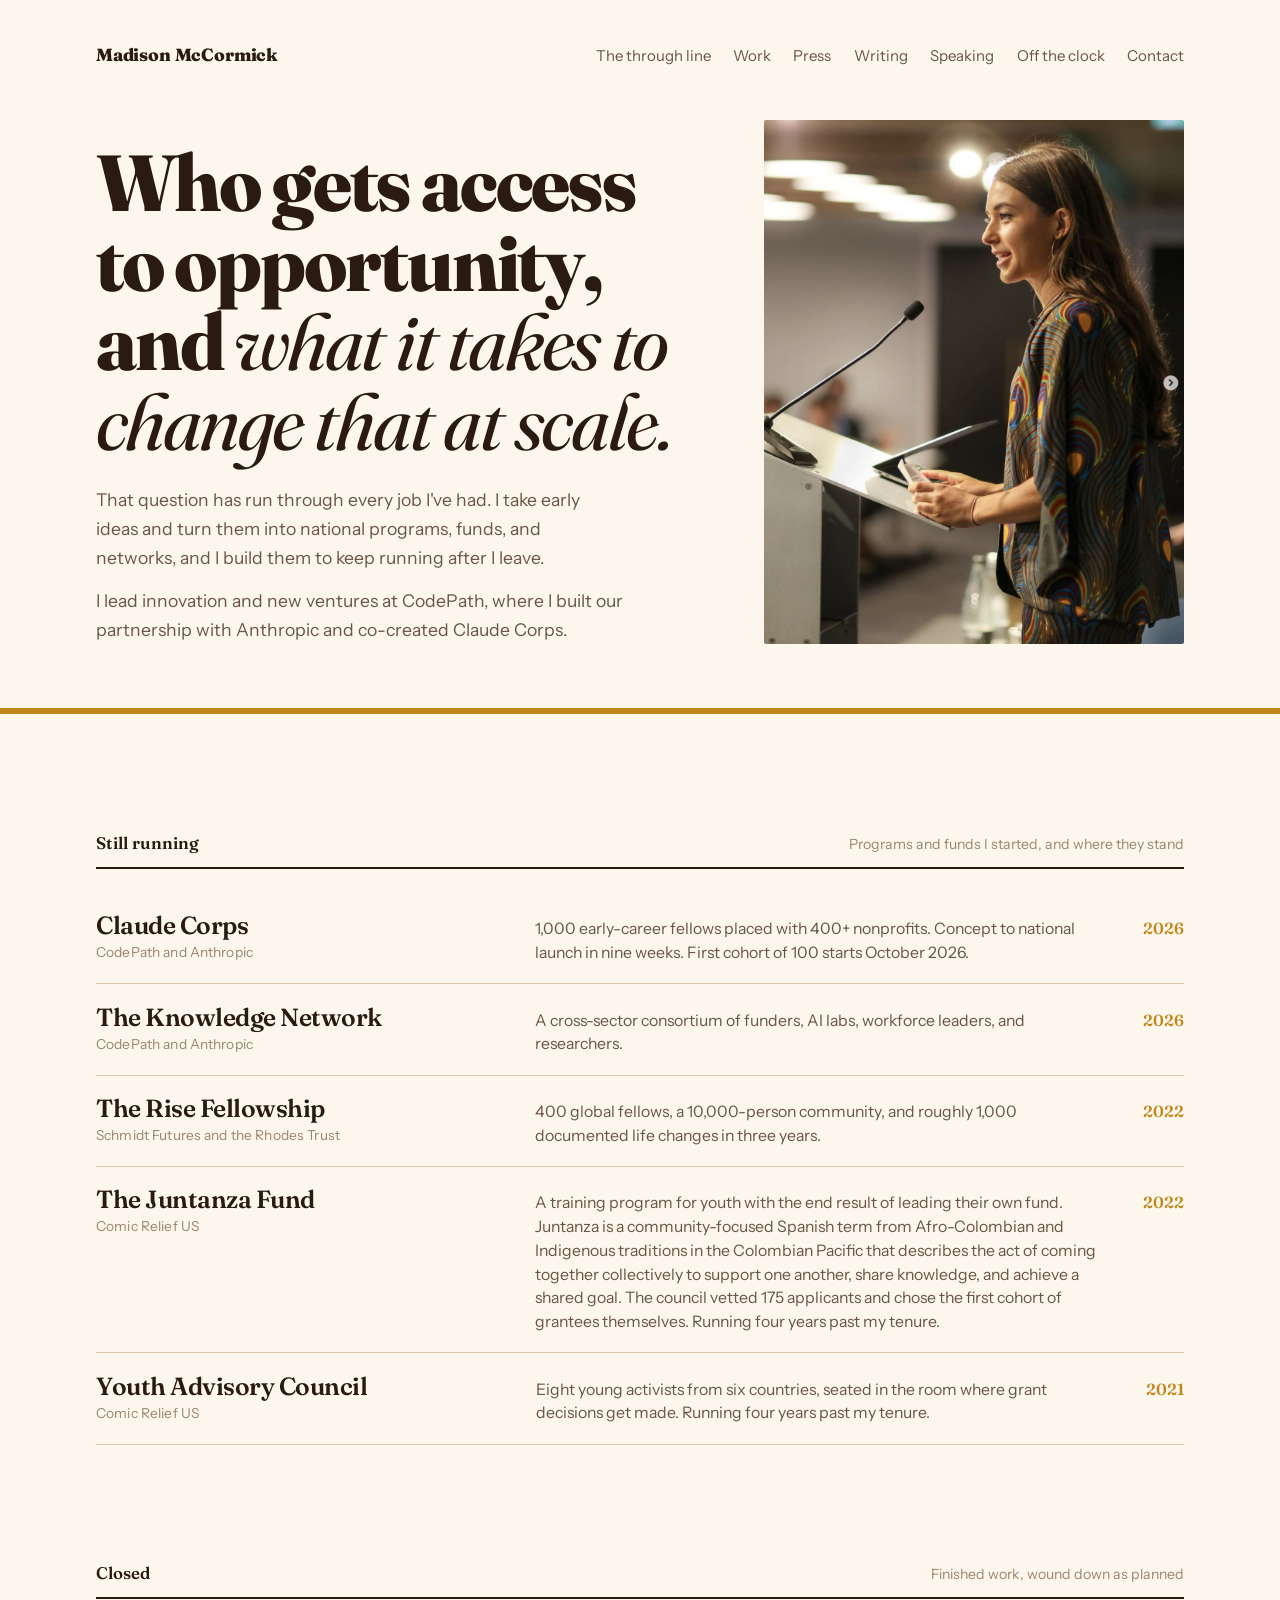
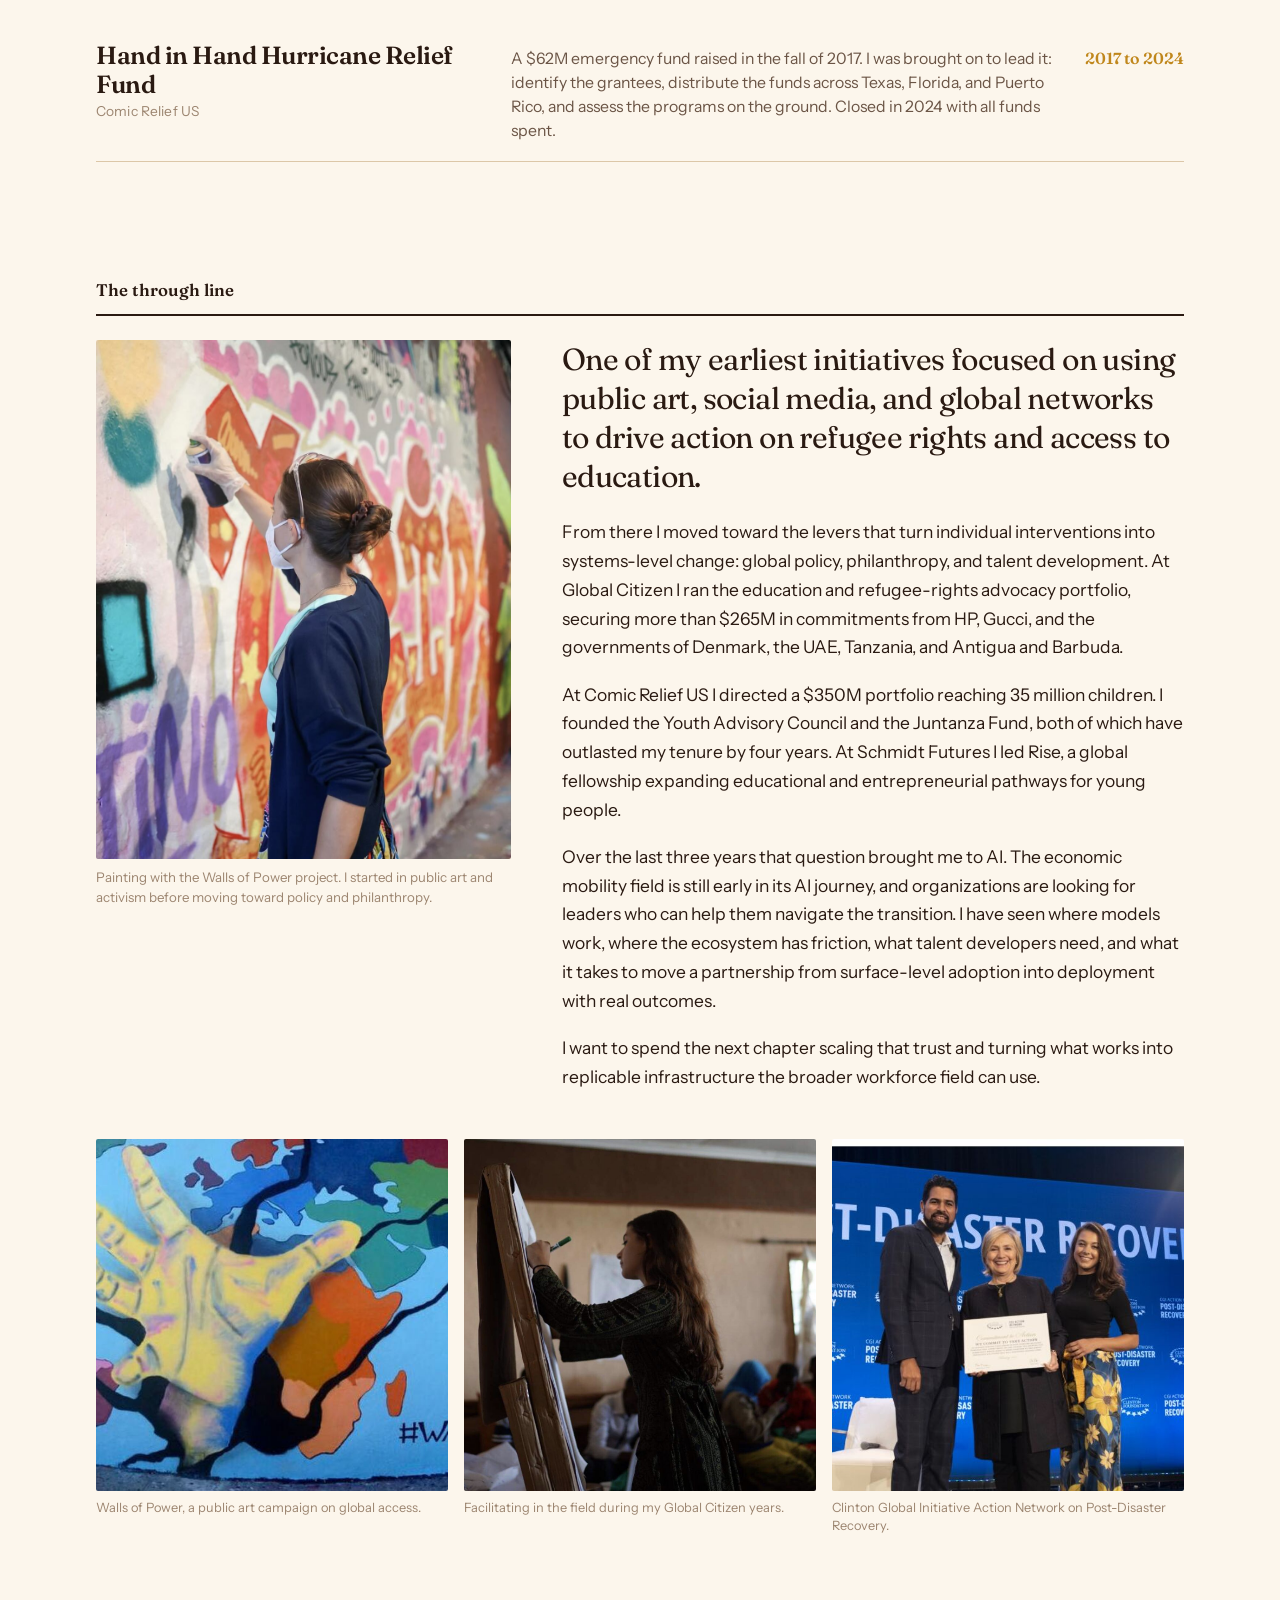
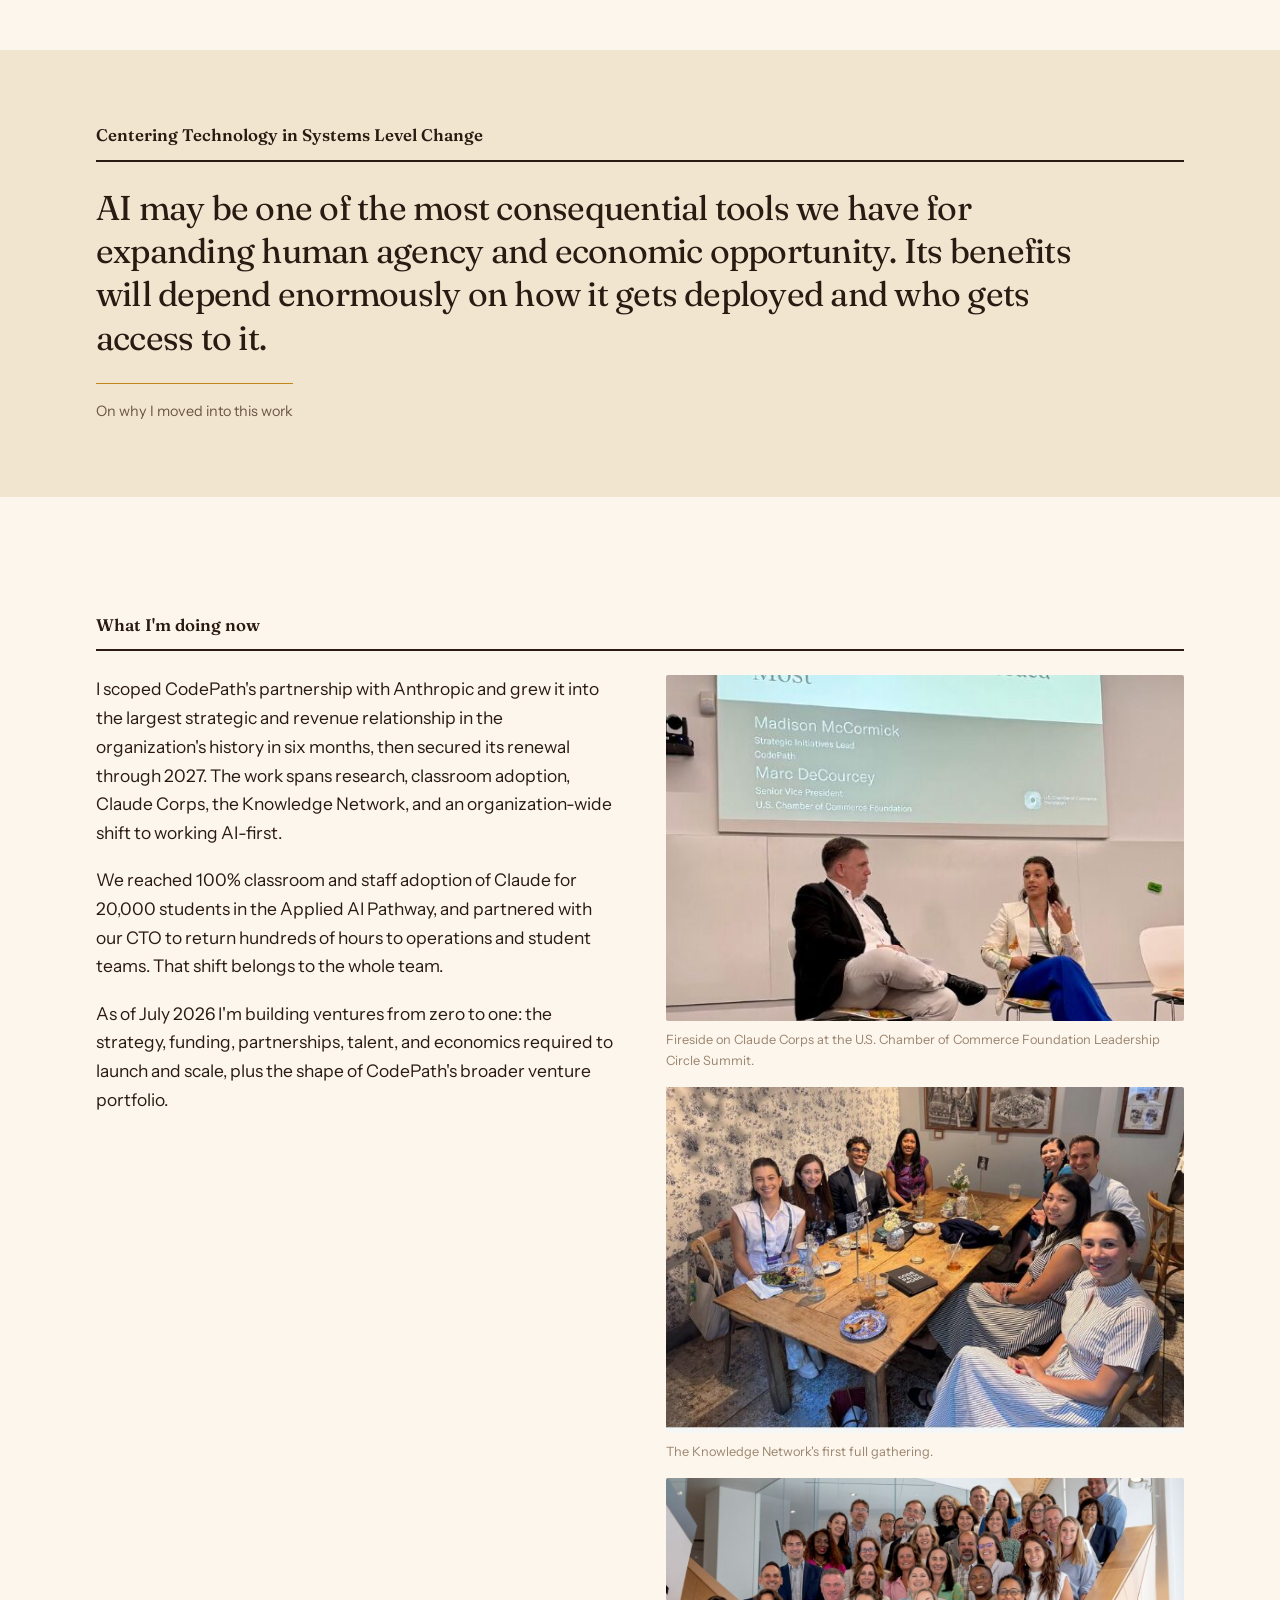
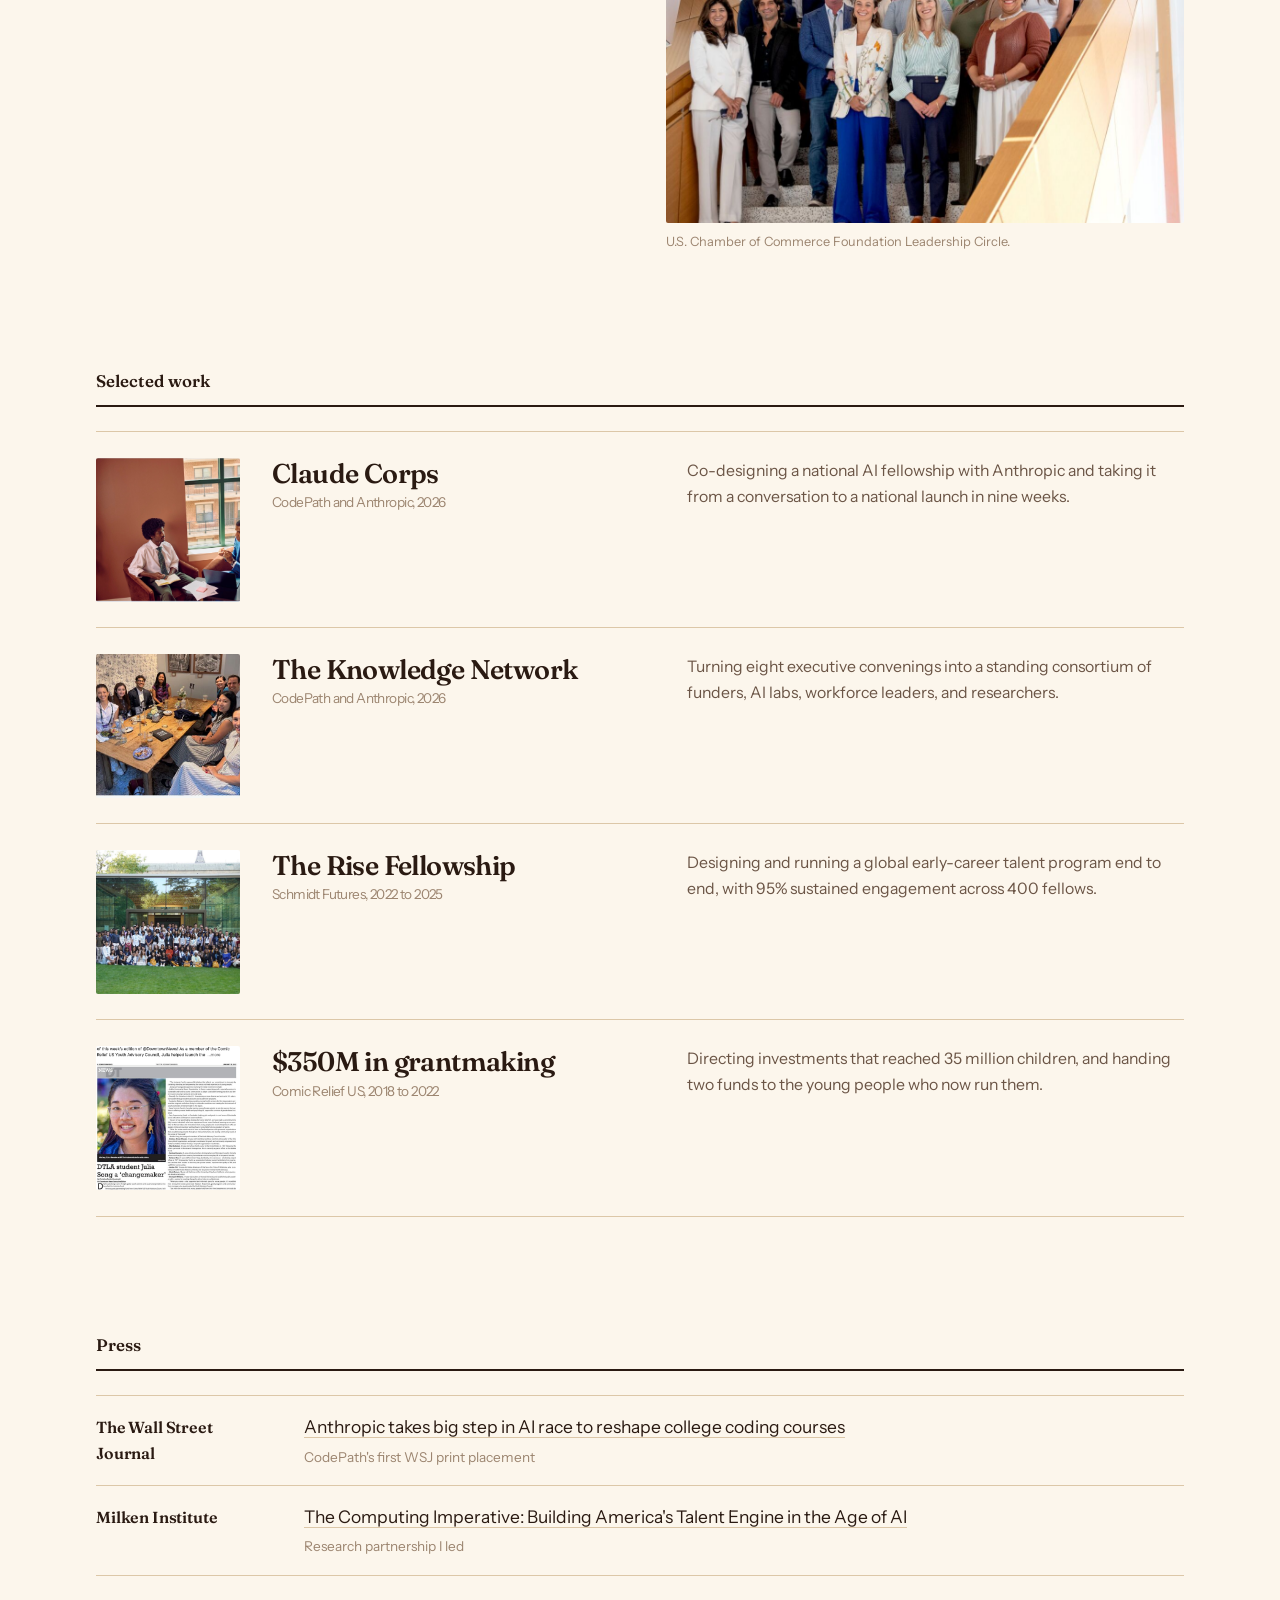
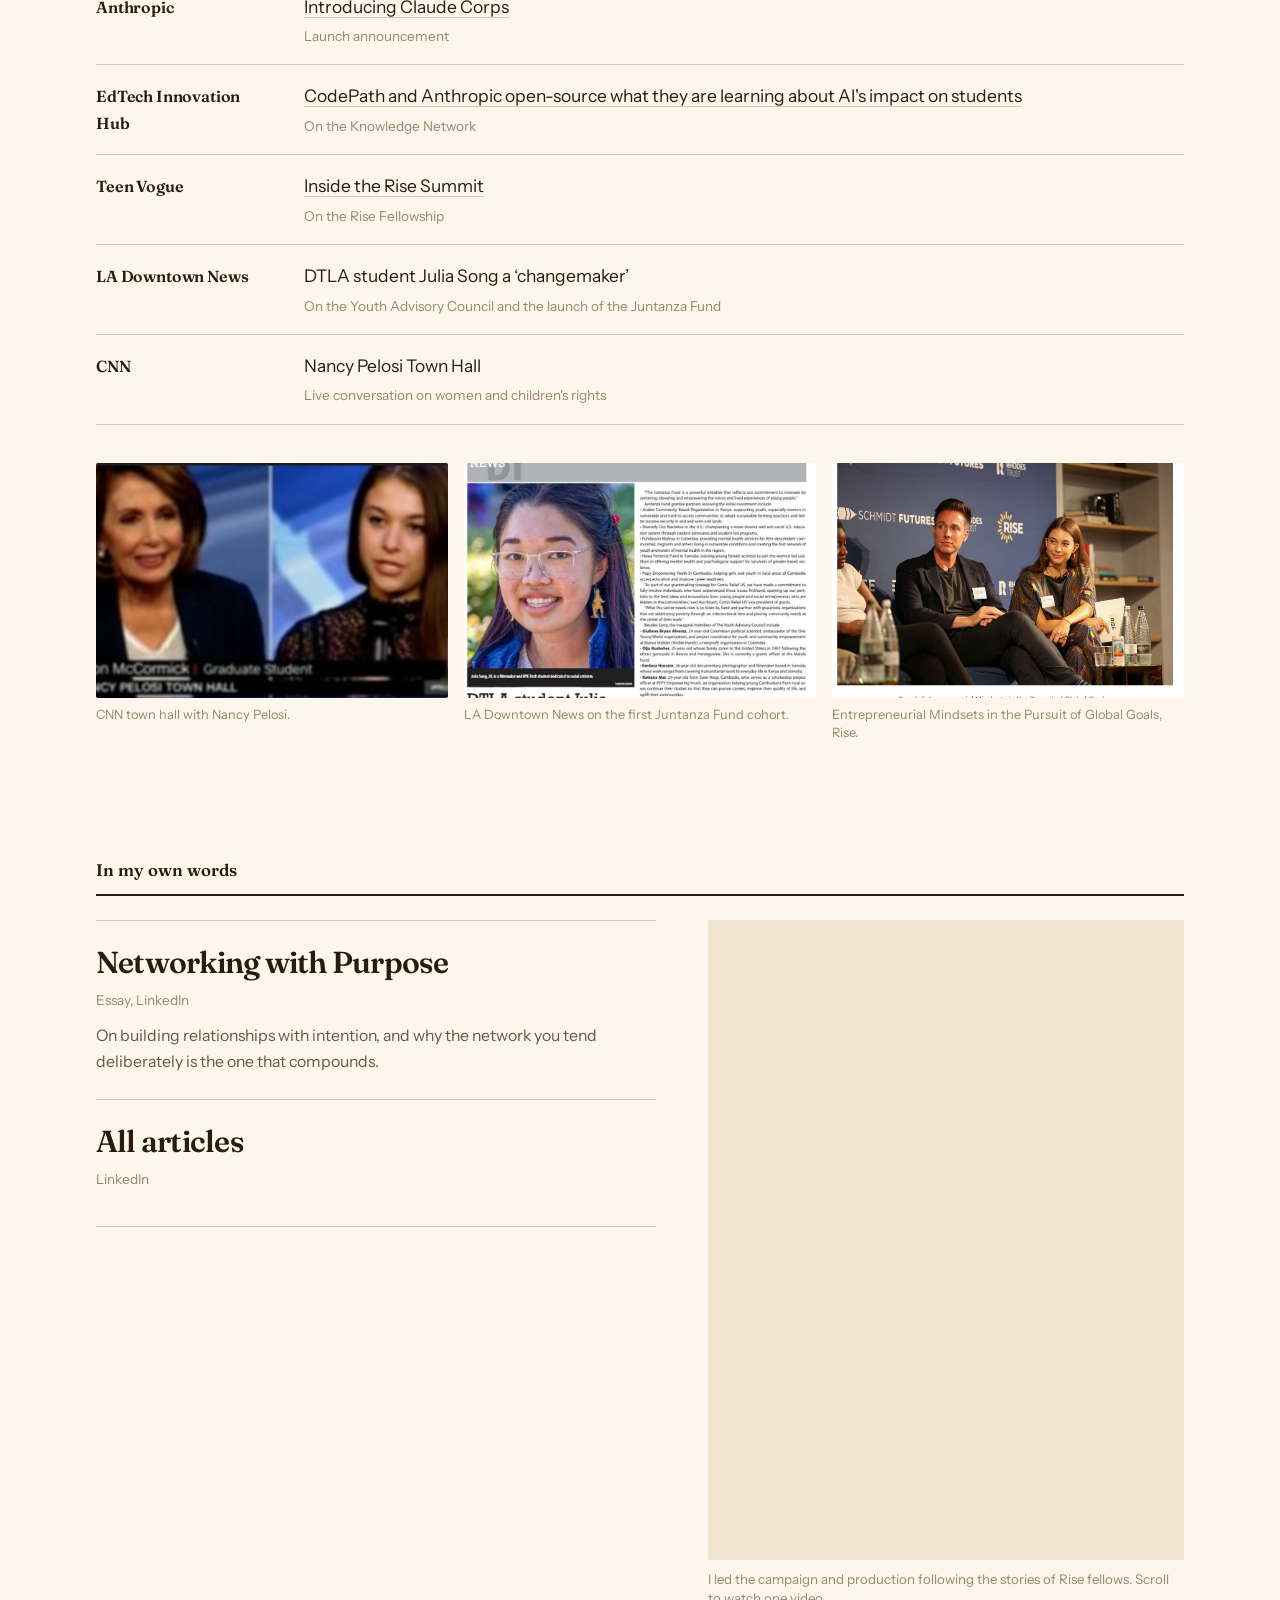
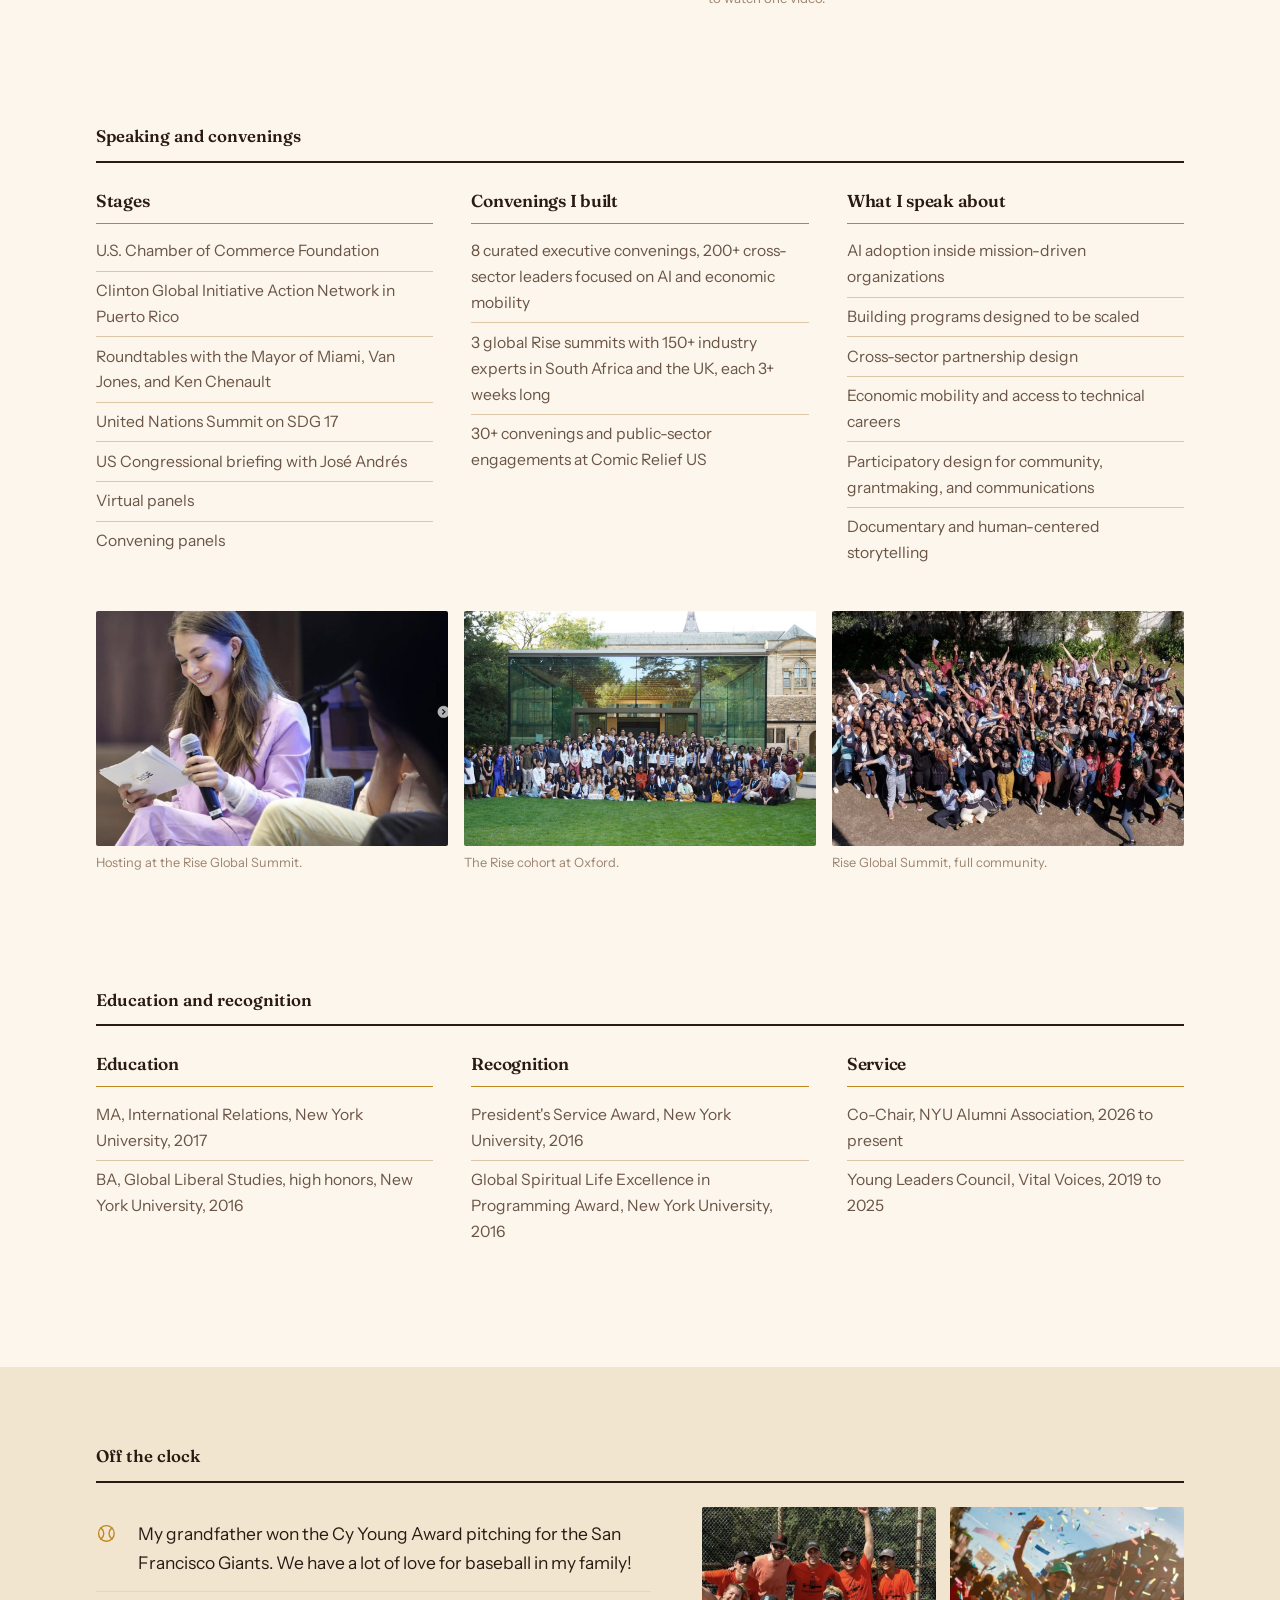
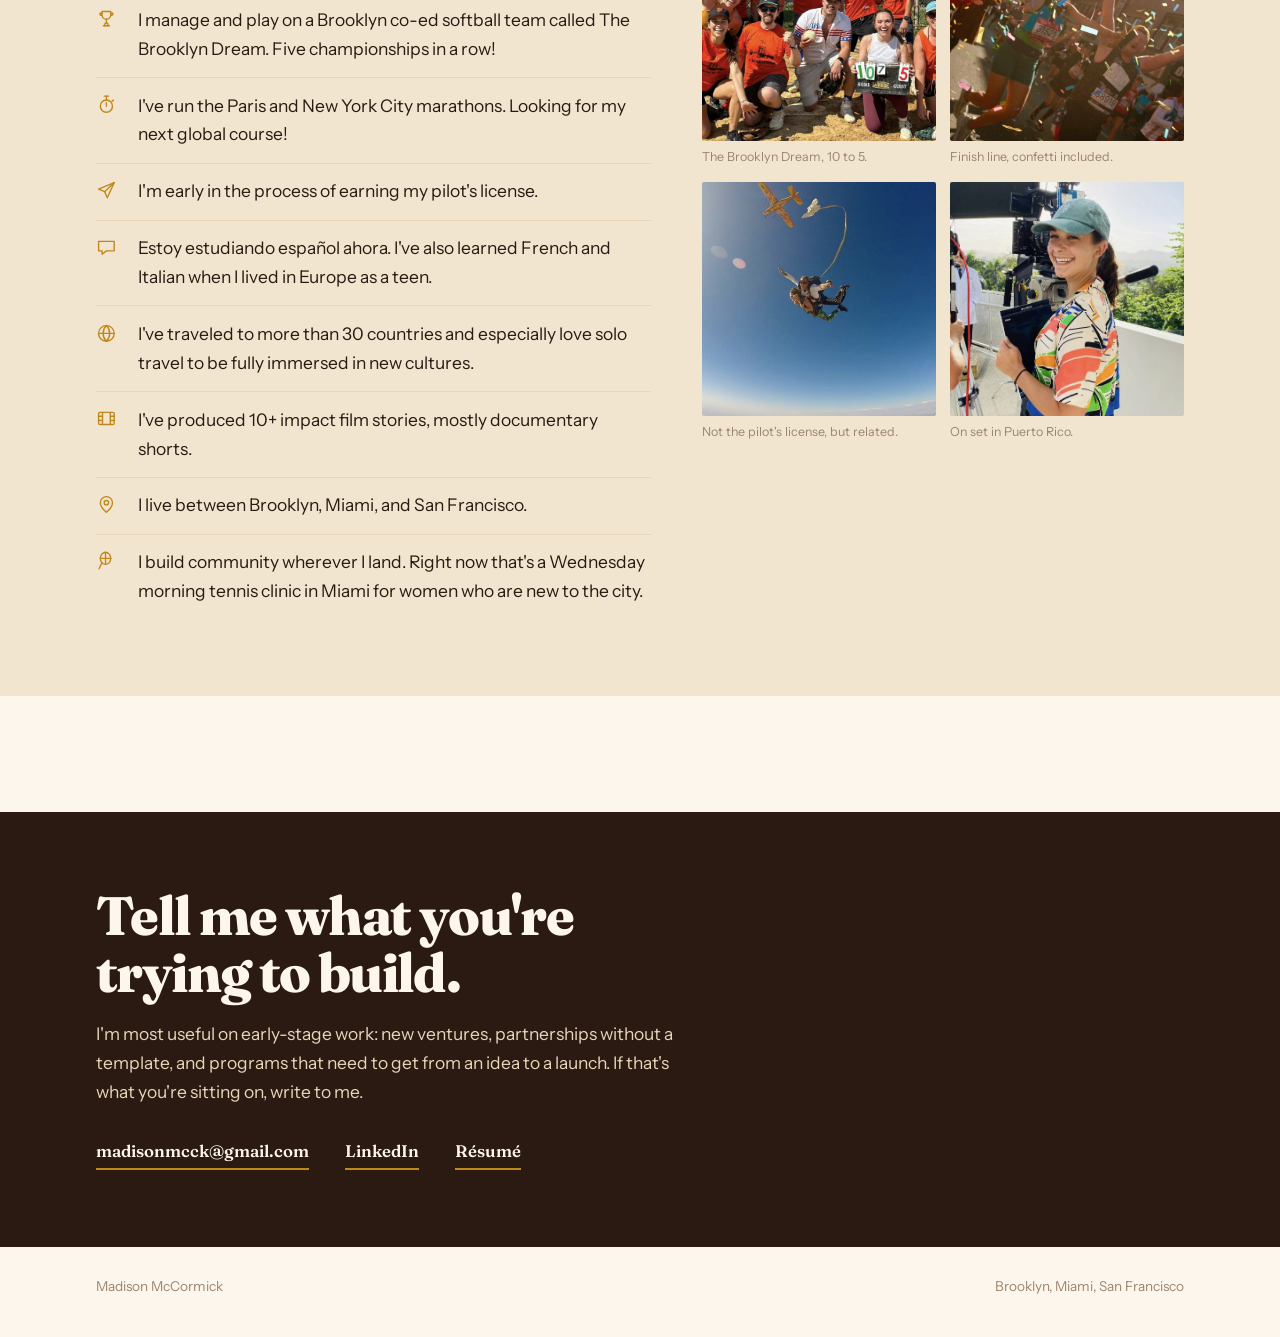
<file: index.html>
<!DOCTYPE html>
<html lang="en">
<head>
<meta charset="utf-8">
<meta name="viewport" content="width=device-width, initial-scale=1">
<title>Madison McCormick</title>
<meta name="description" content="Madison McCormick turns early-stage ideas into national programs, funds, and networks. Senior Director of Innovation and New Ventures at CodePath.">
<meta name="robots" content="noindex, nofollow">
<link rel="icon" href="favicon.svg" type="image/svg+xml">
<meta property="og:type" content="website">
<meta property="og:site_name" content="Madison McCormick">
<meta property="og:title" content="Madison McCormick">
<meta property="og:description" content="Madison McCormick turns early-stage ideas into national programs, funds, and networks. Senior Director of Innovation and New Ventures at CodePath.">
<meta property="og:url" content="https://meetmadison.net/">
<link rel="canonical" href="https://meetmadison.net/">
<meta property="og:image" content="https://meetmadison.net/images/speaking-podium.jpg">
<meta property="og:image:width" content="1084">
<meta property="og:image:height" content="1384">
<meta name="twitter:image" content="https://meetmadison.net/images/speaking-podium.jpg">
<meta name="twitter:card" content="summary_large_image">
<meta name="twitter:title" content="Madison McCormick">
<meta name="twitter:description" content="Madison McCormick turns early-stage ideas into national programs, funds, and networks. Senior Director of Innovation and New Ventures at CodePath.">
<link rel="preconnect" href="https://fonts.googleapis.com">
<link rel="preconnect" href="https://fonts.gstatic.com" crossorigin>
<link href="https://fonts.googleapis.com/css2?family=Fraunces:ital,opsz,wght,SOFT,WONK@0,9..144,400,30,1;0,9..144,600,30,1;0,9..144,800,30,1;1,9..144,400,30,1&family=Instrument+Sans:ital,wght@0,400;0,500;0,600;1,400&display=swap" rel="stylesheet">
<link rel="stylesheet" href="styles.css">
</head>
<body>

<div class="wrap">
  <header class="masthead">
    <a class="wordmark" href="#top">Madison McCormick</a>
    <nav>
      <a href="#through-line">The through line</a>
      <a href="#work">Work</a>
      <a href="#press">Press</a>
      <a href="#writing">Writing</a>
      <a href="#speaking">Speaking</a>
      <a href="#offclock">Off the clock</a>
      <a href="#contact">Contact</a>
    </nav>
  </header>

  <div class="hero" id="top">
    <div>
      <h1>Who gets access to opportunity, and <em>what it takes to change that at scale.</em></h1>
      <p class="lede">
        That question has run through every job I've had. I take early ideas and
        turn them into national programs, funds, and networks, and I build them to
        keep running after I leave.
      </p>
      <p class="lede">
        I lead innovation and new ventures at CodePath, where I built our
        partnership with Anthropic and co-created Claude Corps.
      </p>
    </div>
    <figure>
      <img src="images/speaking-podium.jpg" alt="Madison McCormick speaking at a podium" width="1084" height="1384">
    </figure>
  </div>
</div>

<div class="band"></div>

<div class="wrap">

  <section id="still-running">
    <h2 class="kicker">Still running <span class="note">Programs and funds I started, and where they stand</span></h2>

    <div class="row">
      <div class="name">Claude Corps<span class="org">CodePath and Anthropic</span></div>
      <div class="state">1,000 early-career fellows placed with 400+ nonprofits. Concept to national launch in nine weeks. First cohort of 100 starts October 2026.</div>
      <div class="year">2026</div>
    </div>

    <div class="row">
      <div class="name">The Knowledge Network<span class="org">CodePath and Anthropic</span></div>
      <div class="state">A cross-sector consortium of funders, AI labs, workforce leaders, and researchers.</div>
      <div class="year">2026</div>
    </div>

    <div class="row">
      <div class="name">The Rise Fellowship<span class="org">Schmidt Futures and the Rhodes Trust</span></div>
      <div class="state">400 global fellows, a 10,000-person community, and roughly 1,000 documented life changes in three years.</div>
      <div class="year">2022</div>
    </div>

    <div class="row">
      <div class="name">The Juntanza Fund<span class="org">Comic Relief US</span></div>
      <div class="state">A training program for youth with the end result of leading their own fund. Juntanza is a community-focused Spanish term from Afro-Colombian and Indigenous traditions in the Colombian Pacific that describes the act of coming together collectively to support one another, share knowledge, and achieve a shared goal. The council vetted 175 applicants and chose the first cohort of grantees themselves. Running four years past my tenure.</div>
      <div class="year">2022</div>
    </div>

    <div class="row">
      <div class="name">Youth Advisory Council<span class="org">Comic Relief US</span></div>
      <div class="state">Eight young activists from six countries, seated in the room where grant decisions get made. Running four years past my tenure.</div>
      <div class="year">2021</div>
    </div>

  </section>

  <section id="closed">
    <h2 class="kicker">Closed <span class="note">Finished work, wound down as planned</span></h2>

    <div class="row">
      <div class="name">Hand in Hand Hurricane Relief Fund<span class="org">Comic Relief US</span></div>
      <div class="state">A $62M emergency fund raised in the fall of 2017. I was brought on to lead it: identify the grantees, distribute the funds across Texas, Florida, and Puerto Rico, and assess the programs on the ground. Closed in 2024 with all funds spent.</div>
      <div class="year">2017 to 2024</div>
    </div>
  </section>

  <section id="through-line">
    <h2 class="kicker">The through line</h2>
    <div class="essay">
      <div class="side">
        <figure>
          <img src="images/mural-painting.jpg" alt="Madison painting a mural with spray paint" width="996" height="1264">
          <figcaption>Painting with the Walls of Power project. I started in public art and activism before moving toward policy and philanthropy.</figcaption>
        </figure>
      </div>
      <div>
        <p class="opener">
          One of my earliest initiatives focused on using public art, social media, and
          global networks to drive action on refugee rights and access to education.
        </p>
        <p>
          From there I moved toward the levers that turn individual interventions into
          systems-level change: global policy, philanthropy, and talent development. At
          Global Citizen I ran the education and refugee-rights advocacy portfolio,
          securing more than $265M in commitments from HP, Gucci, and the governments
          of Denmark, the UAE, Tanzania, and Antigua and Barbuda.
        </p>
        <p>
          At Comic Relief US I directed a $350M portfolio reaching 35 million children. I
          founded the Youth Advisory Council and the Juntanza Fund, both of which have
          outlasted my tenure by four years. At Schmidt Futures I led Rise, a global
          fellowship expanding educational and entrepreneurial pathways for young people.
        </p>
        <p>
          Over the last three years that question brought me to AI. The economic mobility
          field is still early in its AI journey, and organizations are looking for
          leaders who can help them navigate the transition. I have seen where models
          work, where the ecosystem has friction, what talent developers need, and what
          it takes to move a partnership from surface-level adoption into deployment with
          real outcomes.
        </p>
        <p>
          I want to spend the next chapter scaling that trust and turning what works into
          replicable infrastructure the broader workforce field can use.
        </p>
      </div>
    </div>

    <div class="strip">
      <figure>
        <img src="images/walls-of-power.jpg" alt="A mural of a world map with a hand reaching across it, tagged Walls of Power" width="1282" height="550">
        <figcaption>Walls of Power, a public art campaign on global access.</figcaption>
      </figure>
      <figure>
        <img src="images/field-workshop.jpg" alt="Madison facilitating a workshop at a flip chart" width="1352" height="1300">
        <figcaption>Facilitating in the field during my Global Citizen years.</figcaption>
      </figure>
      <figure>
        <img src="images/cgi-post-disaster.jpg" alt="Madison on stage at the Clinton Global Initiative Action Network on Post-Disaster Recovery" width="994" height="574">
        <figcaption>Clinton Global Initiative Action Network on Post-Disaster Recovery.</figcaption>
      </figure>
    </div>
  </section>
</div>

<div class="quote">
  <div class="wrap">
    <h2 class="kicker">Centering Technology in Systems Level Change</h2>
    <blockquote>
      AI may be one of the most consequential tools we have for expanding human agency
      and economic opportunity. Its benefits will depend enormously on how it gets
      deployed and who gets access to it.
    </blockquote>
    <p class="attrib">On why I moved into this work</p>
  </div>
</div>

<div class="wrap">

  <section id="now">
    <h2 class="kicker">What I'm doing now</h2>
    <div class="now">
      <div>
        <p>
          I scoped CodePath's partnership with Anthropic and grew it into the largest
          strategic and revenue relationship in the organization's history in six months,
          then secured its renewal through 2027. The work spans research, classroom
          adoption, Claude Corps, the Knowledge Network, and an organization-wide shift
          to working AI-first.
        </p>
        <p>
          We reached 100% classroom and staff adoption of Claude for 20,000 students in
          the Applied AI Pathway, and partnered with our CTO to return hundreds of hours
          to operations and student teams. That shift belongs to the whole team.
        </p>
        <p>
          As of July 2026 I'm building ventures from zero to one: the strategy, funding,
          partnerships, talent, and economics required to launch and scale, plus the
          shape of CodePath's broader venture portfolio.
        </p>
      </div>
      <div class="pics">
        <figure>
          <img src="images/claude-corps-fireside.jpg" alt="Madison in a fireside conversation about Claude Corps at the US Chamber of Commerce Foundation" width="556" height="690">
          <figcaption>Fireside on Claude Corps at the U.S. Chamber of Commerce Foundation Leadership Circle Summit.</figcaption>
        </figure>
        <figure>
          <img src="images/knowledge-network-coffee.jpg" alt="Knowledge Network members gathered around a table" width="698" height="470">
          <figcaption>The Knowledge Network's first full gathering.</figcaption>
        </figure>
        <figure>
          <img src="images/convening-group.jpg" alt="Group photo from a cross-sector executive convening" width="1128" height="894">
          <figcaption>U.S. Chamber of Commerce Foundation Leadership Circle.</figcaption>
        </figure>
      </div>
    </div>
  </section>

  <section id="work">
    <h2 class="kicker">Selected work</h2>

    <a class="work-item" href="work/claude-corps.html">
      <img src="images/claude-corps-mentoring.jpg" alt="">
      <h3>Claude Corps<span class="meta">CodePath and Anthropic, 2026</span></h3>
      <p>Co-designing a national AI fellowship with Anthropic and taking it from a conversation to a national launch in nine weeks.</p>
    </a>

    <a class="work-item" href="work/knowledge-network.html">
      <img src="images/knowledge-network-coffee.jpg" alt="">
      <h3>The Knowledge Network<span class="meta">CodePath and Anthropic, 2026</span></h3>
      <p>Turning eight executive convenings into a standing consortium of funders, AI labs, workforce leaders, and researchers.</p>
    </a>

    <a class="work-item" href="work/rise.html">
      <img src="images/rise-oxford.jpg" alt="">
      <h3>The Rise Fellowship<span class="meta">Schmidt Futures, 2022 to 2025</span></h3>
      <p>Designing and running a global early-career talent program end to end, with 95% sustained engagement across 400 fellows.</p>
    </a>

    <a class="work-item" href="work/comic-relief.html">
      <img src="images/juntanza-press.jpg" alt="">
      <h3>$350M in grantmaking<span class="meta">Comic Relief US, 2018 to 2022</span></h3>
      <p>Directing investments that reached 35 million children, and handing two funds to the young people who now run them.</p>
    </a>
  </section>

  <section id="press">
    <h2 class="kicker">Press</h2>

    <div class="press-item">
      <div class="outlet">The Wall Street Journal</div>
      <div>
        <a href="https://www.wsj.com/tech/ai/anthropic-takes-big-step-in-ai-race-to-reshape-college-coding-courses-04c48372">Anthropic takes big step in AI race to reshape college coding courses</a>
        <span class="sub">CodePath's first WSJ print placement</span>
      </div>
    </div>

    <div class="press-item">
      <div class="outlet">Milken Institute</div>
      <div>
        <a href="https://milkeninstitute.org/content-hub/research-and-reports/reports/computing-imperative-building-americas-talent-engine-age-ai">The Computing Imperative: Building America's Talent Engine in the Age of AI</a>
        <span class="sub">Research partnership I led</span>
      </div>
    </div>

    <div class="press-item">
      <div class="outlet">Anthropic</div>
      <div>
        <a href="https://www.anthropic.com/news/claude-corps">Introducing Claude Corps</a>
        <span class="sub">Launch announcement</span>
      </div>
    </div>

    <div class="press-item">
      <div class="outlet">EdTech Innovation Hub</div>
      <div>
        <a href="https://www.edtechinnovationhub.com/news/codepath-and-anthropic-team-up-to-open-source-what-they-are-learning-about-ais-real-impact-on-students">CodePath and Anthropic open-source what they are learning about AI's impact on students</a>
        <span class="sub">On the Knowledge Network</span>
      </div>
    </div>

    <div class="press-item">
      <div class="outlet">Teen Vogue</div>
      <div>
        <a href="https://www.teenvogue.com/story/inside-rise-summit-2023">Inside the Rise Summit</a>
        <span class="sub">On the Rise Fellowship</span>
      </div>
    </div>

    <div class="press-item">
      <div class="outlet">LA Downtown News</div>
      <div>
        <span>DTLA student Julia Song a &lsquo;changemaker&rsquo;</span>
        <span class="sub">On the Youth Advisory Council and the launch of the Juntanza Fund</span>
      </div>
    </div>

    <div class="press-item">
      <div class="outlet">CNN</div>
      <div>
        <span>Nancy Pelosi Town Hall</span>
        <span class="sub">Live conversation on women and children's rights</span>
      </div>
    </div>

    <div class="press-pics">
      <figure>
        <img src="images/cnn-town-hall.jpg" alt="Madison McCormick on a CNN town hall with Nancy Pelosi" width="1178" height="552">
        <figcaption>CNN town hall with Nancy Pelosi.</figcaption>
      </figure>
      <figure>
        <img src="images/juntanza-press.jpg" alt="Newspaper feature on the Youth Advisory Council and the Juntanza Fund" width="980" height="1320">
        <figcaption>LA Downtown News on the first Juntanza Fund cohort.</figcaption>
      </figure>
      <figure>
        <img src="images/rise-panel.jpg" alt="Madison on a panel at a Rise event" width="1326" height="992">
        <figcaption>Entrepreneurial Mindsets in the Pursuit of Global Goals, Rise.</figcaption>
      </figure>
    </div>
  </section>

  <section id="writing">
    <h2 class="kicker">In my own words</h2>
    <div class="ownwords">
      <div>
        <a class="essaylink" href="https://www.linkedin.com/pulse/networking-purpose-madison-mccormick/">
          <h3>Networking with Purpose</h3>
          <span class="meta">Essay, LinkedIn</span>
          <p>On building relationships with intention, and why the network you tend deliberately is the one that compounds.</p>
        </a>
        <a class="essaylink" href="https://www.linkedin.com/in/madison-mcck/recent-activity/articles/">
          <h3>All articles</h3>
          <span class="meta">LinkedIn</span>
        </a>
      </div>
      <figure class="embed">
        <iframe src="https://www.linkedin.com/embed/feed/update/urn:li:activity:6990861729710690304" title="Video post by Madison McCormick" allowfullscreen loading="lazy"></iframe>
        <figcaption>I led the campaign and production following the stories of Rise fellows. Scroll to watch one video.</figcaption>
      </figure>
    </div>
  </section>

  <section id="speaking">
    <h2 class="kicker">Speaking and convenings</h2>
    <div class="speaking">
      <div>
        <h3>Stages</h3>
        <ul>
          <li>U.S. Chamber of Commerce Foundation</li>
          <li>Clinton Global Initiative Action Network in Puerto Rico</li>
          <li>Roundtables with the Mayor of Miami, Van Jones, and Ken Chenault</li>
          <li>United Nations Summit on SDG 17</li>
          <li>US Congressional briefing with José Andrés</li>
          <li>Virtual panels</li>
          <li>Convening panels</li>
        </ul>
      </div>
      <div>
        <h3>Convenings I built</h3>
        <ul>
          <li>8 curated executive convenings, 200+ cross-sector leaders focused on AI and economic mobility</li>
          <li>3 global Rise summits with 150+ industry experts in South Africa and the UK, each 3+ weeks long</li>
          <li>30+ convenings and public-sector engagements at Comic Relief US</li>
        </ul>
      </div>
      <div>
        <h3>What I speak about</h3>
        <ul>
          <li>AI adoption inside mission-driven organizations</li>
          <li>Building programs designed to be scaled</li>
          <li>Cross-sector partnership design</li>
          <li>Economic mobility and access to technical careers</li>
          <li>Participatory design for community, grantmaking, and communications</li>
          <li>Documentary and human-centered storytelling</li>
        </ul>
      </div>
    </div>

    <div class="press-pics">
      <figure>
        <img src="images/rise-summit-mic.jpg" alt="Madison hosting a session at a Rise summit" width="1126" height="1248">
        <figcaption>Hosting at the Rise Global Summit.</figcaption>
      </figure>
      <figure>
        <img src="images/rise-oxford.jpg" alt="Large group photo of the Rise fellowship cohort at Oxford" width="1194" height="778">
        <figcaption>The Rise cohort at Oxford.</figcaption>
      </figure>
      <figure>
        <img src="images/rise-community.jpg" alt="Aerial photo of the Rise community with hands raised" width="1438" height="830">
        <figcaption>Rise Global Summit, full community.</figcaption>
      </figure>
    </div>
  </section>

  <section id="education">
    <h2 class="kicker">Education and recognition</h2>
    <div class="speaking">
      <div>
        <h3>Education</h3>
        <ul>
          <li>MA, International Relations, New York University, 2017</li>
          <li>BA, Global Liberal Studies, high honors, New York University, 2016</li>
        </ul>
      </div>
      <div>
        <h3>Recognition</h3>
        <ul>
          <li>President's Service Award, New York University, 2016</li>
          <li>Global Spiritual Life Excellence in Programming Award, New York University, 2016</li>
        </ul>
      </div>
      <div>
        <h3>Service</h3>
        <ul>
          <li>Co-Chair, NYU Alumni Association, 2026 to present</li>
          <li>Young Leaders Council, Vital Voices, 2019 to 2025</li>
        </ul>
      </div>
    </div>
  </section>
</div>

<div class="offclock" id="offclock">
  <div class="wrap">
    <h2 class="kicker">Off the clock</h2>
    <div class="facts">
      <ul>
        <li>
          <span class="n"><svg viewBox="0 0 24 24" fill="none" stroke="currentColor" stroke-width="1.6" stroke-linecap="round" aria-hidden="true" focusable="false"><circle cx="12" cy="12" r="9"/><path d="M5.6 5.6c2.2 1.8 3.4 4 3.4 6.4s-1.2 4.6-3.4 6.4"/><path d="M18.4 5.6c-2.2 1.8-3.4 4-3.4 6.4s1.2 4.6 3.4 6.4"/></svg></span>
          <span>My grandfather won the Cy Young Award pitching for the San Francisco Giants. We have a lot of love for baseball in my family!</span>
        </li>
        <li>
          <span class="n"><svg viewBox="0 0 24 24" fill="none" stroke="currentColor" stroke-width="1.6" stroke-linecap="round" stroke-linejoin="round" aria-hidden="true" focusable="false"><path d="M7 4h10v4a5 5 0 0 1-10 0V4z"/><path d="M7 6H4.5a2.5 2.5 0 0 0 2.5 2.5"/><path d="M17 6h2.5a2.5 2.5 0 0 1-2.5 2.5"/><path d="M12 13v4"/><path d="M8.5 20.5h7"/><path d="M10 20.5l.5-3h3l.5 3"/></svg></span>
          <span>I manage and play on a Brooklyn co-ed softball team called The Brooklyn Dream. Five championships in a row!</span>
        </li>
        <li>
          <span class="n"><svg viewBox="0 0 24 24" fill="none" stroke="currentColor" stroke-width="1.6" stroke-linecap="round" aria-hidden="true" focusable="false"><circle cx="12" cy="14" r="7"/><path d="M12 14v-4"/><path d="M9.5 2.5h5"/><path d="M12 2.5V7"/><path d="M18.6 8.4l1.6-1.6"/></svg></span>
          <span>I've run the Paris and New York City marathons. Looking for my next global course!</span>
        </li>
        <li>
          <span class="n"><svg viewBox="0 0 24 24" fill="none" stroke="currentColor" stroke-width="1.6" stroke-linecap="round" stroke-linejoin="round" aria-hidden="true" focusable="false"><path d="M21 3L3 10.5l7 3 3 7L21 3z"/><path d="M10 13.5L21 3"/></svg></span>
          <span>I'm early in the process of earning my pilot's license.</span>
        </li>
        <li>
          <span class="n"><svg viewBox="0 0 24 24" fill="none" stroke="currentColor" stroke-width="1.6" stroke-linecap="round" stroke-linejoin="round" aria-hidden="true" focusable="false"><path d="M3 5h18v11h-9l-5 4v-4H3V5z"/></svg></span>
          <span>Estoy estudiando español ahora. I've also learned French and Italian when I lived in Europe as a teen.</span>
        </li>
        <li>
          <span class="n"><svg viewBox="0 0 24 24" fill="none" stroke="currentColor" stroke-width="1.6" stroke-linecap="round" aria-hidden="true" focusable="false"><circle cx="12" cy="12" r="9"/><path d="M3 12h18"/><path d="M12 3c2.5 2.5 3.8 5.5 3.8 9s-1.3 6.5-3.8 9c-2.5-2.5-3.8-5.5-3.8-9S9.5 5.5 12 3z"/></svg></span>
          <span>I've traveled to more than 30 countries and especially love solo travel to be fully immersed in new cultures.</span>
        </li>
        <li>
          <span class="n"><svg viewBox="0 0 24 24" fill="none" stroke="currentColor" stroke-width="1.6" stroke-linecap="round" stroke-linejoin="round" aria-hidden="true" focusable="false"><rect x="3" y="5" width="18" height="14" rx="1.5"/><path d="M7.5 5v14"/><path d="M16.5 5v14"/><path d="M3 9.5h4.5M3 14.5h4.5M16.5 9.5H21M16.5 14.5H21"/></svg></span>
          <span>I've produced 10+ impact film stories, mostly documentary shorts.</span>
        </li>
        <li>
          <span class="n"><svg viewBox="0 0 24 24" fill="none" stroke="currentColor" stroke-width="1.6" stroke-linecap="round" stroke-linejoin="round" aria-hidden="true" focusable="false"><path d="M12 21s7-5.7 7-11a7 7 0 1 0-14 0c0 5.3 7 11 7 11z"/><circle cx="12" cy="10" r="2.5"/></svg></span>
          <span>I live between Brooklyn, Miami, and San Francisco.</span>
        </li>
        <li>
          <span class="n"><svg viewBox="0 0 24 24" fill="none" stroke="currentColor" stroke-width="1.6" stroke-linecap="round" aria-hidden="true" focusable="false"><ellipse cx="11" cy="8.5" rx="6" ry="7"/><path d="M6.8 13.6L3.5 20.5"/><path d="M11 1.6v13.8"/><path d="M5 8.5h12"/></svg></span>
          <span>I build community wherever I land. Right now that's a Wednesday morning tennis clinic in Miami for women who are new to the city.</span>
        </li>
      </ul>
      <div class="pics">
        <figure>
          <img src="images/brooklyn-dream.jpg" alt="The Brooklyn Dream softball team after a win" width="1434" height="1224">
          <figcaption>The Brooklyn Dream, 10 to 5.</figcaption>
        </figure>
        <figure>
          <img src="images/marathon.jpg" alt="Madison celebrating at a marathon finish line under confetti" width="666" height="1000">
          <figcaption>Finish line, confetti included.</figcaption>
        </figure>
        <figure>
          <img src="images/skydiving.jpg" alt="Madison skydiving" width="892" height="1006">
          <figcaption>Not the pilot's license, but related.</figcaption>
        </figure>
        <figure>
          <img src="images/film-set.jpg" alt="Madison on a documentary film set" width="1054" height="1276">
          <figcaption>On set in Puerto Rico.</figcaption>
        </figure>
      </div>
    </div>
  </div>
</div>

<div class="contact" id="contact">
  <div class="wrap">
    <h2>Tell me what you're trying to build.</h2>
    <p>
      I'm most useful on early-stage work: new ventures, partnerships without a
      template, and programs that need to get from an idea to a launch. If that's what
      you're sitting on, write to me.
    </p>
    <div class="contact-links">
      <a href="mailto:madisonmcck@gmail.com">madisonmcck@gmail.com</a>
      <a href="https://www.linkedin.com/in/madison-mcck/">LinkedIn</a>
      <a href="Resume_McCormick.pdf">Résumé</a>
    </div>
  </div>
</div>

<div class="wrap">
  <footer>
    <span>Madison McCormick</span>
    <span>Brooklyn, Miami, San Francisco</span>
  </footer>
</div>

</body>
</html>
</file>
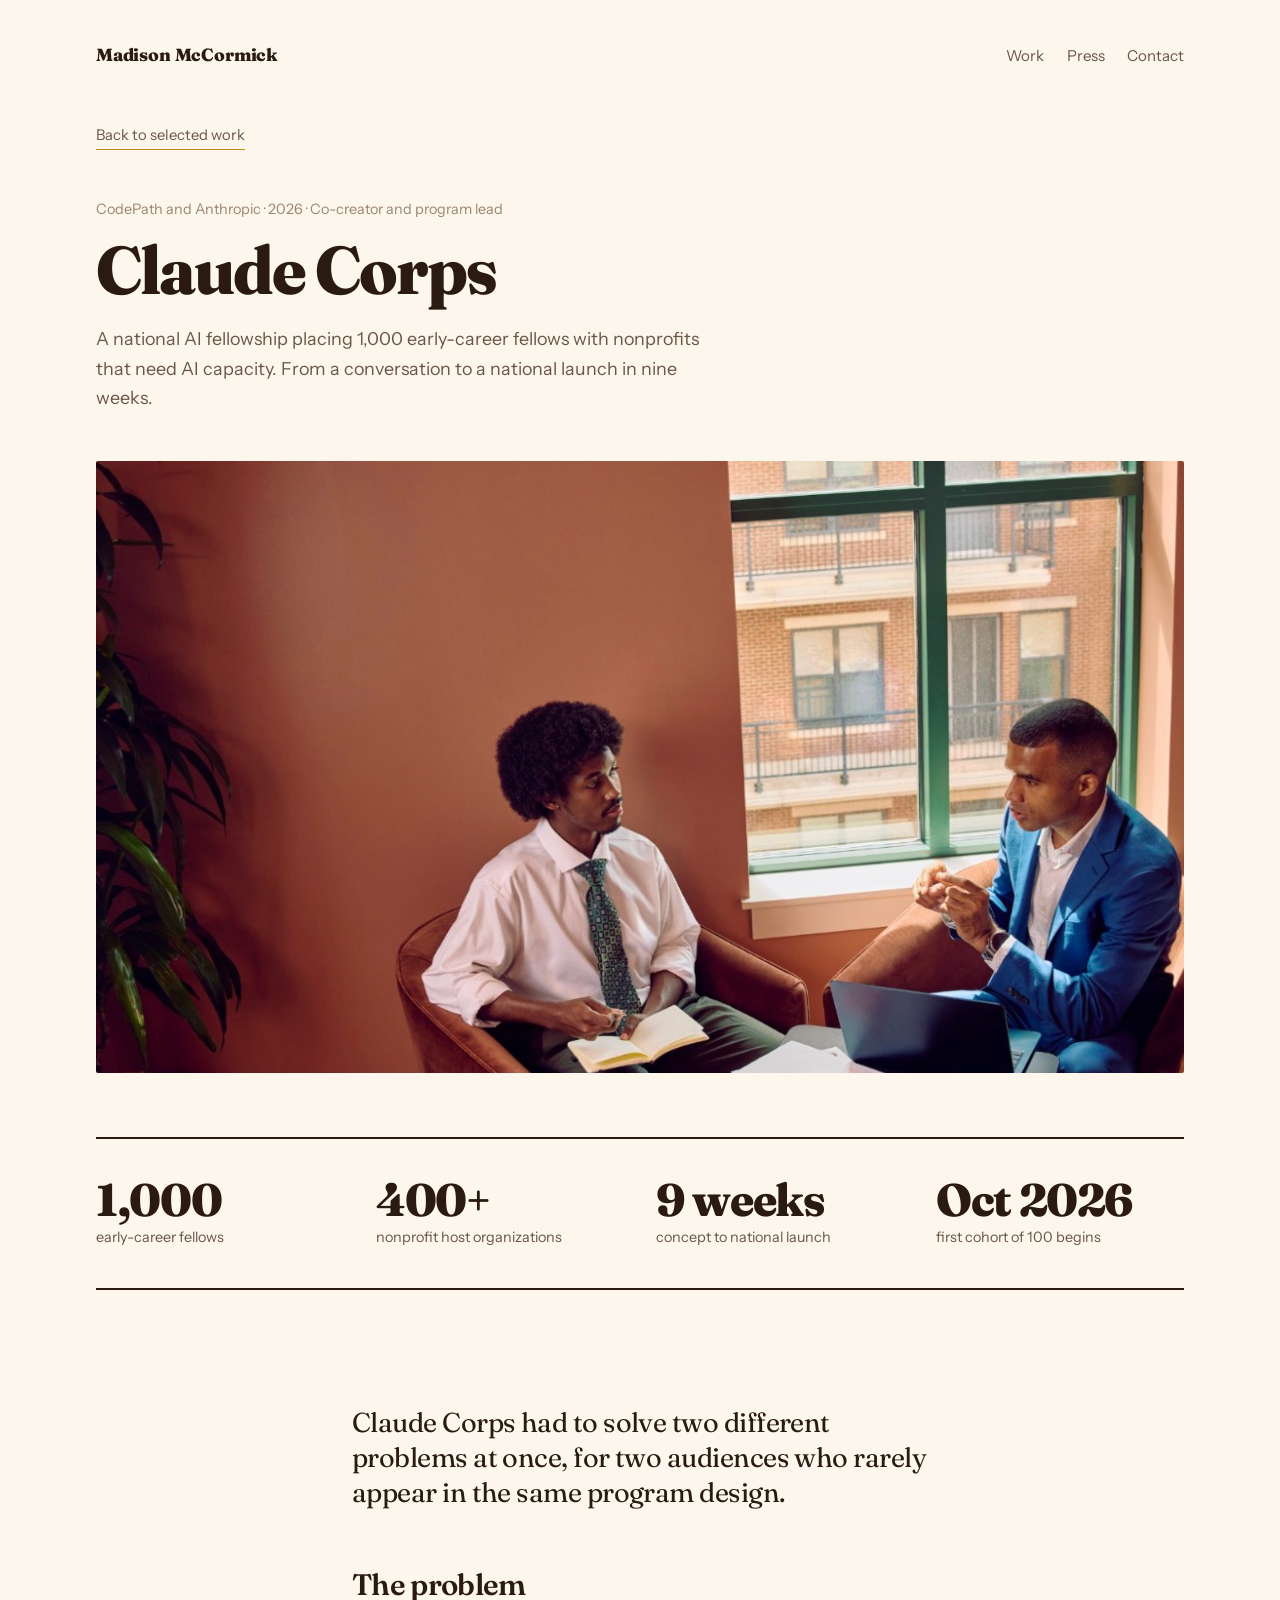
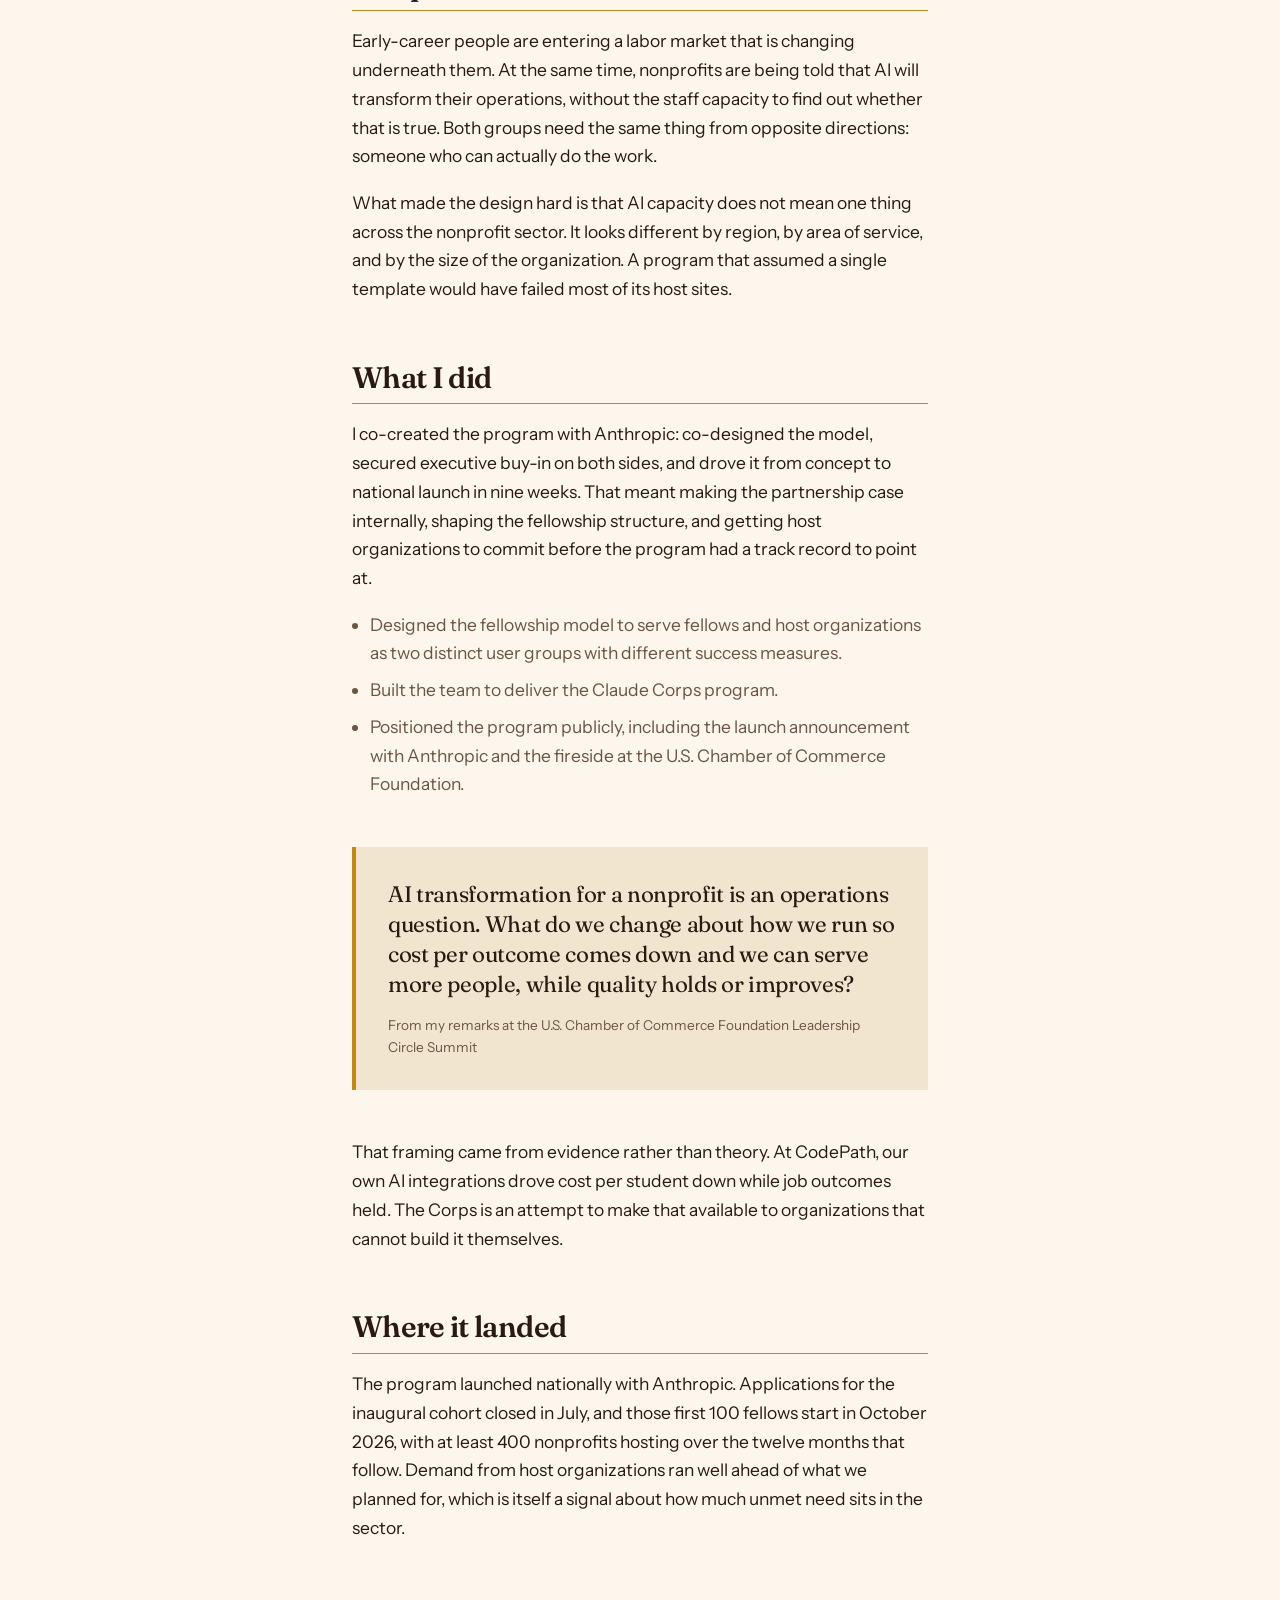
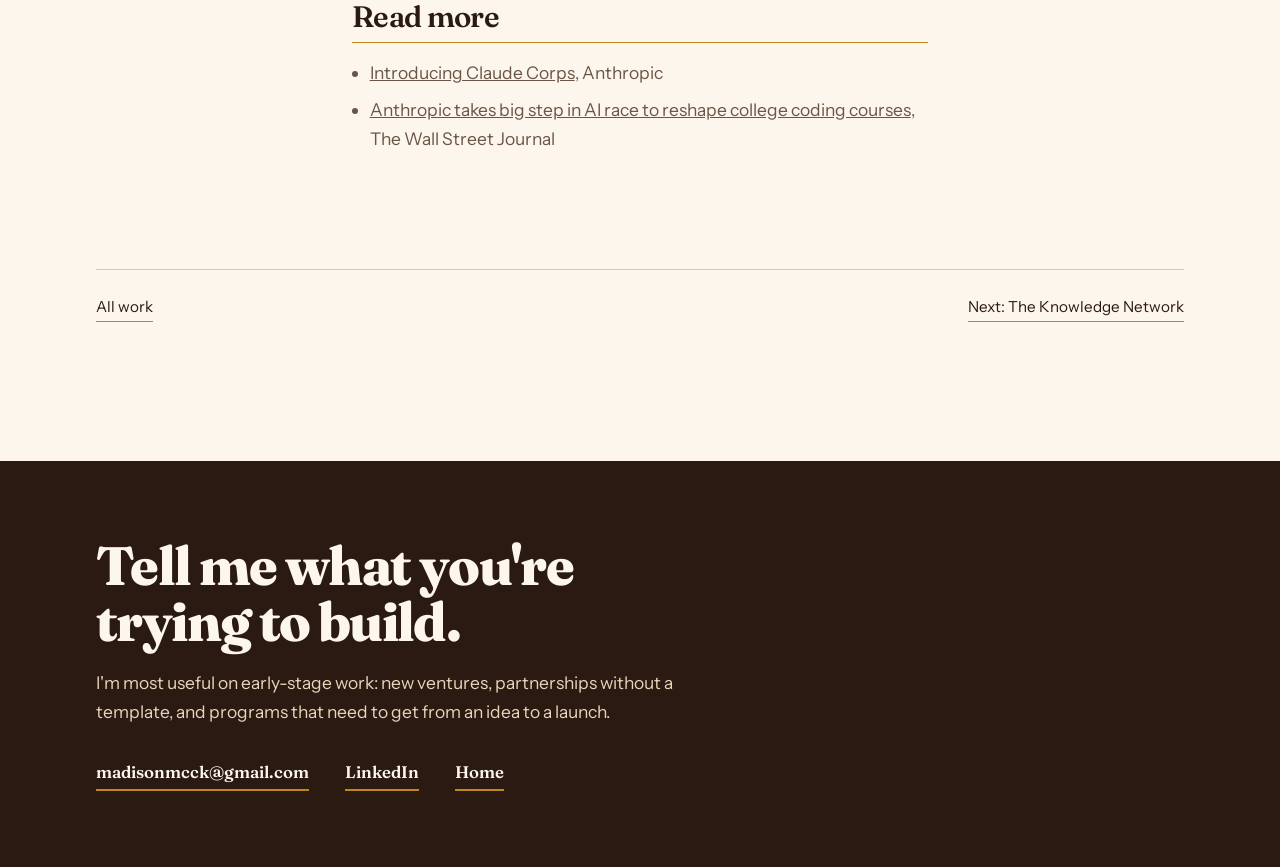
<file: claude-corps.html>
<!DOCTYPE html>
<html lang="en">
<head>
<meta charset="utf-8">
<meta name="viewport" content="width=device-width, initial-scale=1">
<title>Claude Corps | Madison McCormick</title>
<meta name="description" content="Co-designing a national AI fellowship with Anthropic and taking it from a conversation to a national launch in nine weeks.">
<meta name="robots" content="noindex, nofollow">
<link rel="icon" href="../favicon.svg" type="image/svg+xml">
<meta property="og:type" content="website">
<meta property="og:site_name" content="Madison McCormick">
<meta property="og:title" content="Claude Corps | Madison McCormick">
<meta property="og:description" content="Co-designing a national AI fellowship with Anthropic and taking it from a conversation to a national launch in nine weeks.">
<meta property="og:url" content="https://meetmadison.net/work/claude-corps.html">
<link rel="canonical" href="https://meetmadison.net/work/claude-corps.html">
<meta property="og:image" content="https://meetmadison.net/images/speaking-podium.jpg">
<meta property="og:image:width" content="1084">
<meta property="og:image:height" content="1384">
<meta name="twitter:image" content="https://meetmadison.net/images/speaking-podium.jpg">
<meta name="twitter:card" content="summary_large_image">
<meta name="twitter:title" content="Claude Corps | Madison McCormick">
<meta name="twitter:description" content="Co-designing a national AI fellowship with Anthropic and taking it from a conversation to a national launch in nine weeks.">
<link rel="preconnect" href="https://fonts.googleapis.com">
<link rel="preconnect" href="https://fonts.gstatic.com" crossorigin>
<link href="https://fonts.googleapis.com/css2?family=Fraunces:ital,opsz,wght,SOFT,WONK@0,9..144,400,30,1;0,9..144,600,30,1;0,9..144,800,30,1;1,9..144,400,30,1&family=Instrument+Sans:ital,wght@0,400;0,500;0,600;1,400&display=swap" rel="stylesheet">
<link rel="stylesheet" href="../styles.css">
</head>
<body>

<div class="wrap">
  <header class="masthead">
    <a class="wordmark" href="../index.html">Madison McCormick</a>
    <nav>
      <a href="../index.html#work">Work</a>
      <a href="../index.html#press">Press</a>
      <a href="../index.html#contact">Contact</a>
    </nav>
  </header>

  <a class="backlink" href="../index.html#work">Back to selected work</a>

  <div class="case-head">
    <p class="eyebrow">CodePath and Anthropic · 2026 · Co-creator and program lead</p>
    <h1>Claude Corps</h1>
    <p class="dek">
      A national AI fellowship placing 1,000 early-career fellows with nonprofits
      that need AI capacity. From a conversation to a national launch in nine weeks.
    </p>
  </div>

  <figure class="case-hero">
    <img src="../images/claude-corps-mentoring.jpg" alt="Two colleagues in conversation in an office, one taking notes in a notebook and one working at a laptop" width="1116" height="806">
  </figure>
</div>

<div class="wrap">
  <div class="numbers">
    <div><span class="fig">1,000</span><span class="lab">early-career fellows</span></div>
    <div><span class="fig">400+</span><span class="lab">nonprofit host organizations</span></div>
    <div><span class="fig">9 weeks</span><span class="lab">concept to national launch</span></div>
    <div><span class="fig">Oct 2026</span><span class="lab">first cohort of 100 begins</span></div>
  </div>
</div>

<div class="narrow">
  <div class="prose">
    <p class="lead">
      Claude Corps had to solve two different problems at once, for two audiences
      who rarely appear in the same program design.
    </p>

    <h2>The problem</h2>
    <p>
      Early-career people are entering a labor market that is changing underneath
      them. At the same time, nonprofits are being told that AI will transform their
      operations, without the staff capacity to find out whether that is true. Both
      groups need the same thing from opposite directions: someone who can actually
      do the work.
    </p>
    <p>
      What made the design hard is that AI capacity does not mean one thing across
      the nonprofit sector. It looks different by region, by area of service, and by
      the size of the organization. A program that assumed a single template would
      have failed most of its host sites.
    </p>

    <h2>What I did</h2>
    <p>
      I co-created the program with Anthropic: co-designed the model, secured
      executive buy-in on both sides, and drove it from concept to national launch
      in nine weeks. That meant making the partnership case internally, shaping the
      fellowship structure, and getting host organizations to commit before the
      program had a track record to point at.
    </p>
    <ul>
      <li>Designed the fellowship model to serve fellows and host organizations as two distinct user groups with different success measures.</li>
      <li>Built the team to deliver the Claude Corps program.</li>
      <li>Positioned the program publicly, including the launch announcement with Anthropic and the fireside at the U.S. Chamber of Commerce Foundation.</li>
    </ul>

    <div class="aside-quote">
      <p>
        AI transformation for a nonprofit is an operations question. What do we
        change about how we run so cost per outcome comes down and we can serve more
        people, while quality holds or improves?
      </p>
      <span class="src">From my remarks at the U.S. Chamber of Commerce Foundation Leadership Circle Summit</span>
    </div>

    <p>
      That framing came from evidence rather than theory. At CodePath, our own AI
      integrations drove cost per student down while job outcomes held. The Corps is
      an attempt to make that available to organizations that cannot build it
      themselves.
    </p>

    <h2>Where it landed</h2>
    <p>
      The program launched nationally with Anthropic. Applications for the inaugural
      cohort closed in July, and those first 100 fellows start in October 2026, with
      at least 400 nonprofits hosting over the twelve months that follow. Demand from
      host organizations ran well ahead of what we planned for, which is itself a
      signal about how much unmet need sits in the sector.
    </p>

    <h2>Read more</h2>
    <ul>
      <li><a href="https://www.anthropic.com/news/claude-corps">Introducing Claude Corps</a>, Anthropic</li>
      <li><a href="https://www.wsj.com/tech/ai/anthropic-takes-big-step-in-ai-race-to-reshape-college-coding-courses-04c48372">Anthropic takes big step in AI race to reshape college coding courses</a>, The Wall Street Journal</li>
    </ul>
  </div>
</div>

<div class="wrap" style="margin-top:var(--stack)">
  <nav class="case-nav">
    <a href="../index.html#work">All work</a>
    <a href="knowledge-network.html">Next: The Knowledge Network</a>
  </nav>
</div>

<div class="contact">
  <div class="wrap">
    <h2>Tell me what you're trying to build.</h2>
    <p>
      I'm most useful on early-stage work: new ventures, partnerships without a
      template, and programs that need to get from an idea to a launch.
    </p>
    <div class="contact-links">
      <a href="mailto:madisonmcck@gmail.com">madisonmcck@gmail.com</a>
      <a href="https://www.linkedin.com/in/madison-mcck/">LinkedIn</a>
      <a href="../index.html">Home</a>
    </div>
  </div>
</div>

</body>
</html>
</file>
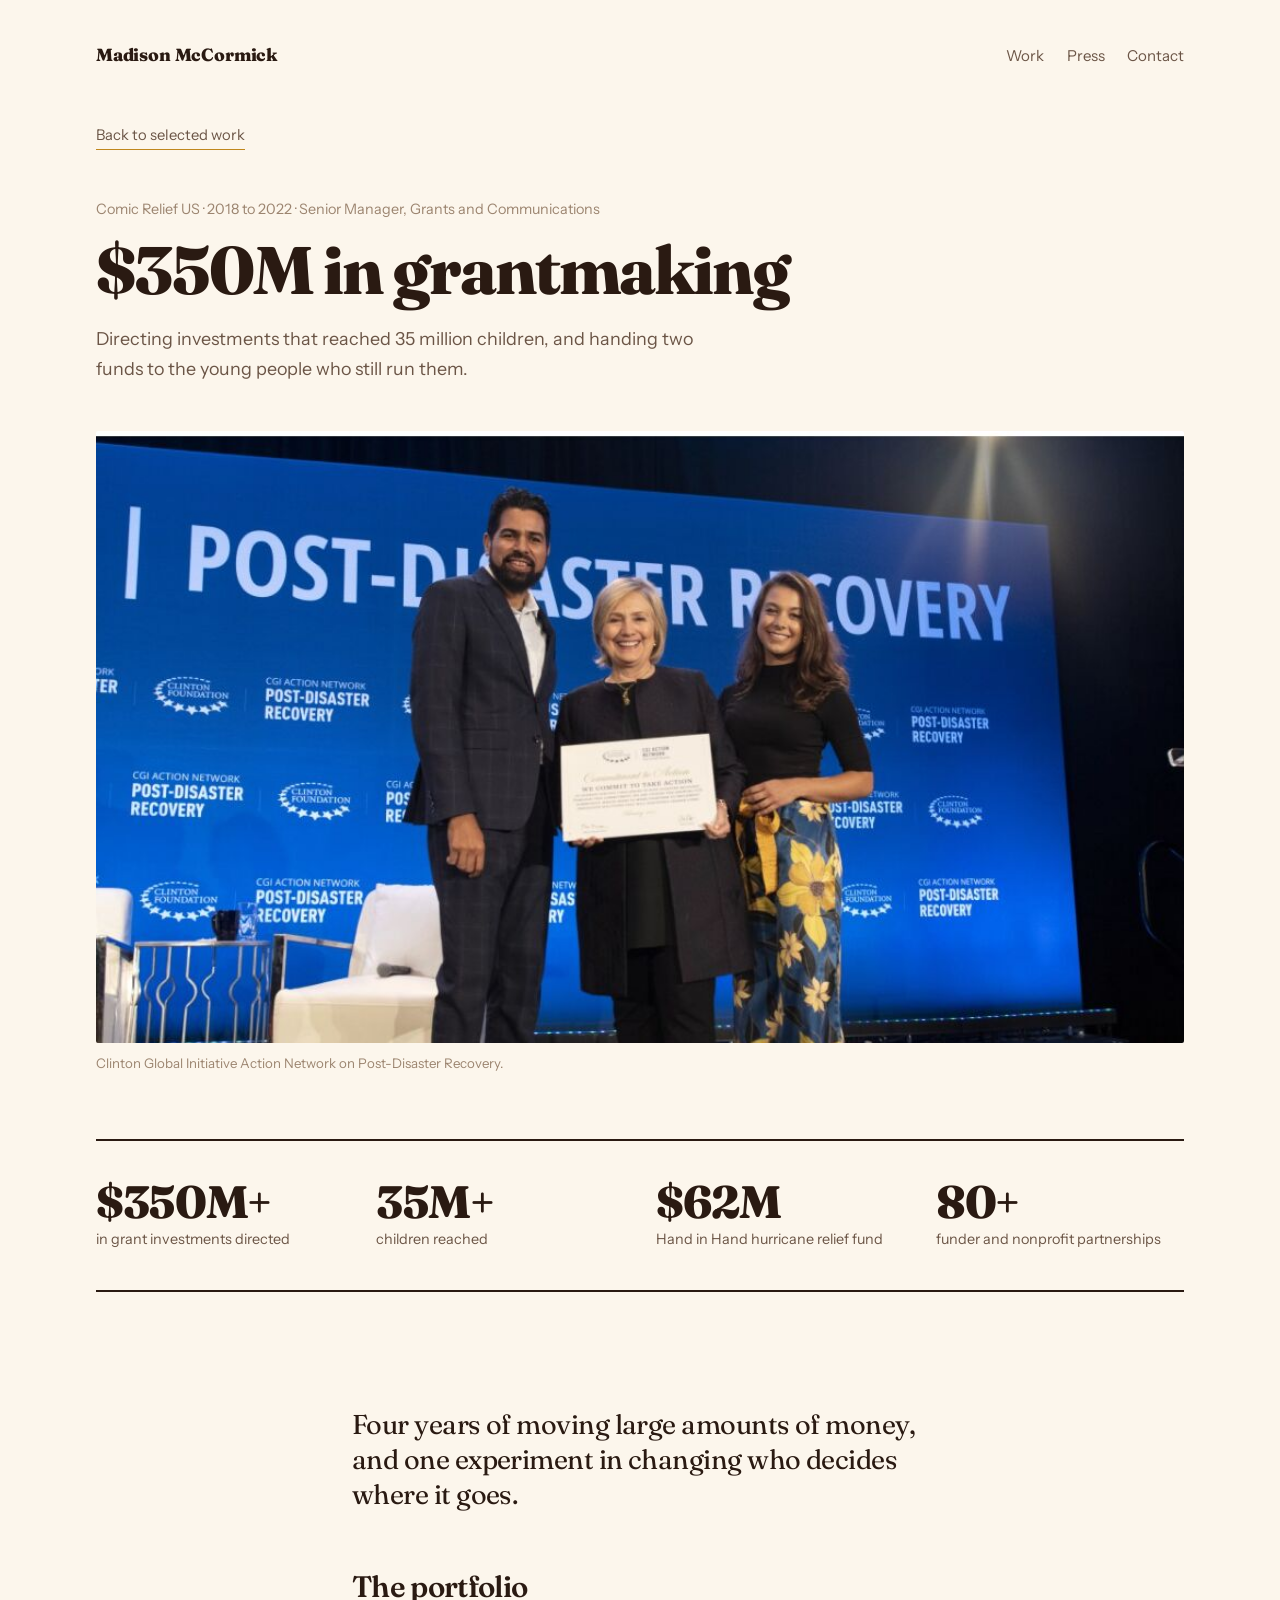
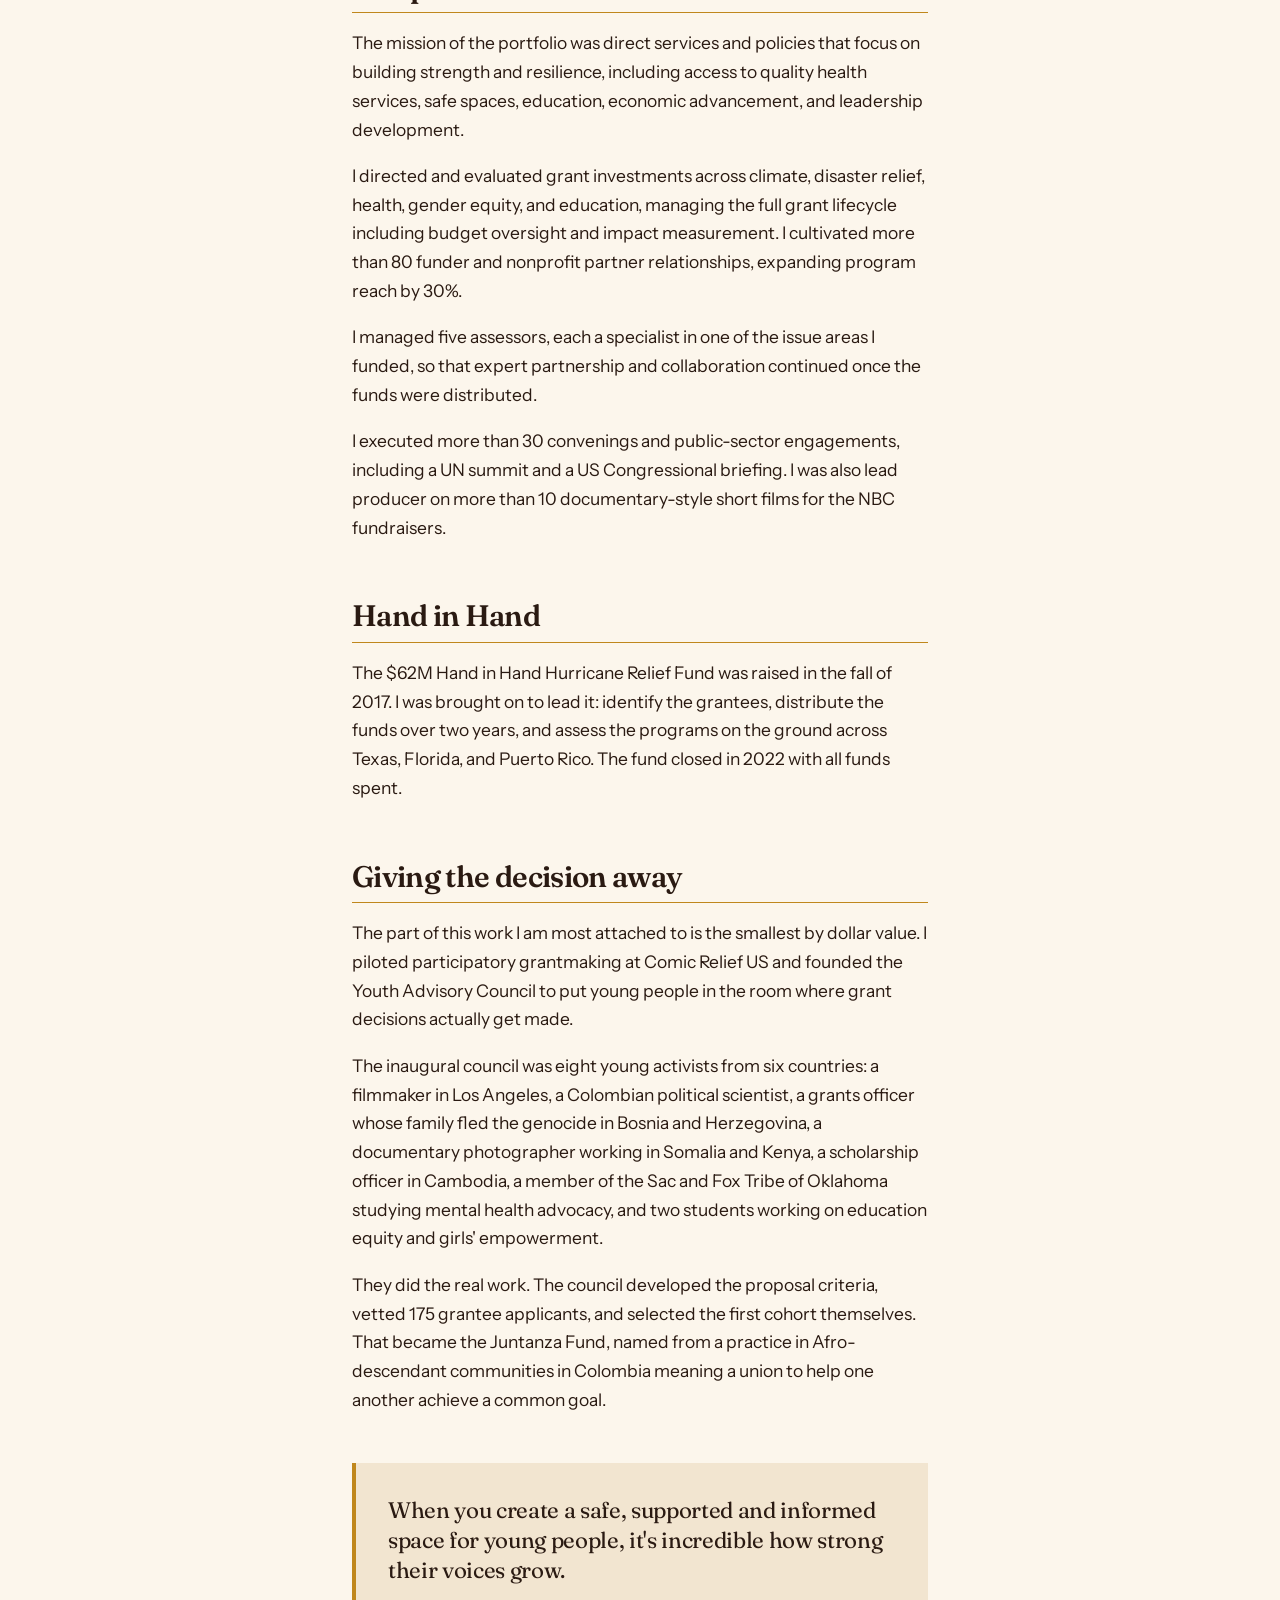
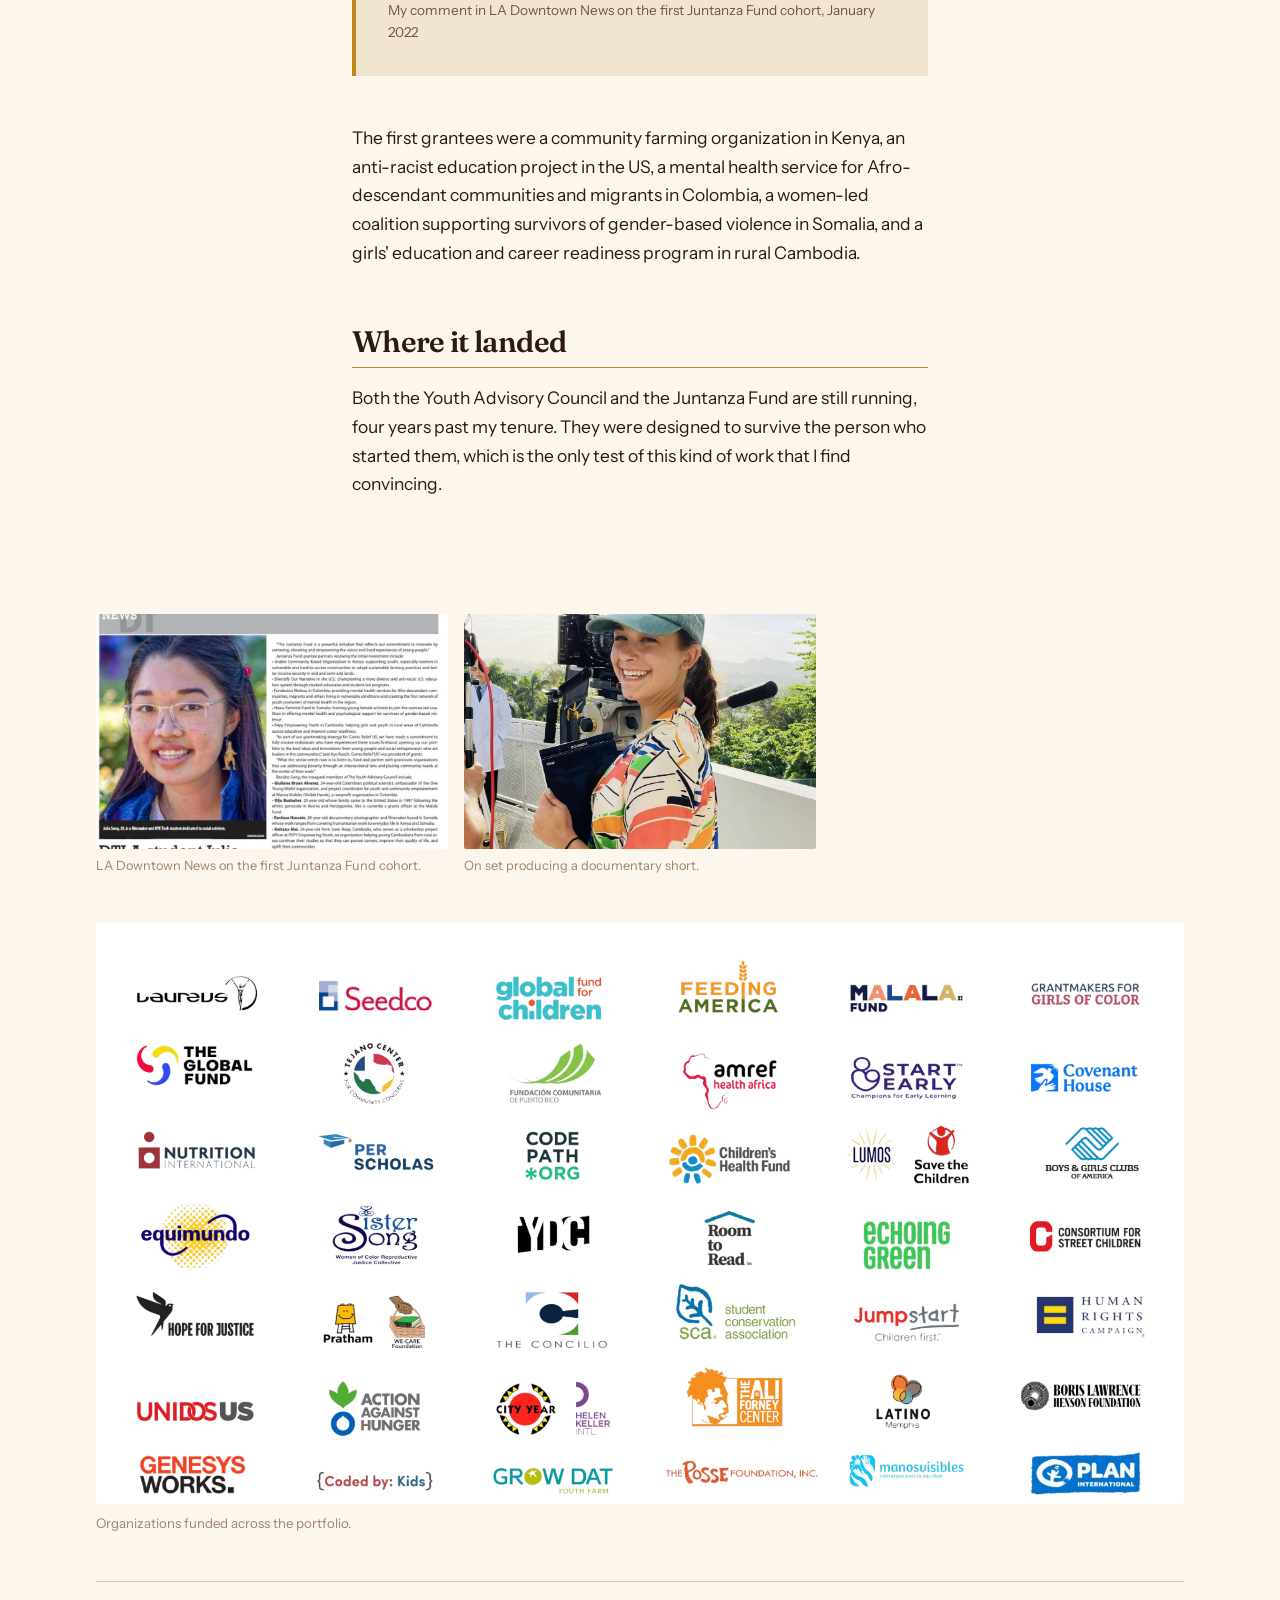
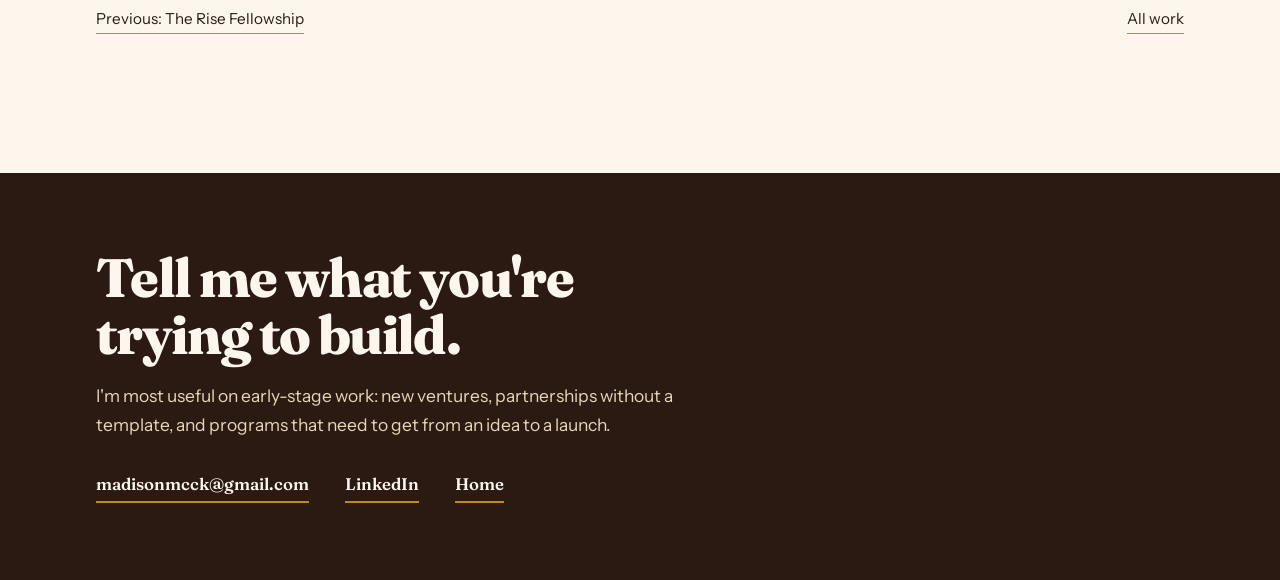
<file: comic-relief.html>
<!DOCTYPE html>
<html lang="en">
<head>
<meta charset="utf-8">
<meta name="viewport" content="width=device-width, initial-scale=1">
<title>$350M in grantmaking | Madison McCormick</title>
<meta name="description" content="Directing grant investments that reached 35 million children, and founding two youth-led funds that are still running four years past my tenure.">
<meta name="robots" content="noindex, nofollow">
<link rel="icon" href="../favicon.svg" type="image/svg+xml">
<meta property="og:type" content="website">
<meta property="og:site_name" content="Madison McCormick">
<meta property="og:title" content="$350M in grantmaking | Madison McCormick">
<meta property="og:description" content="Directing grant investments that reached 35 million children, and founding two youth-led funds that are still running four years past my tenure.">
<meta property="og:url" content="https://meetmadison.net/work/comic-relief.html">
<link rel="canonical" href="https://meetmadison.net/work/comic-relief.html">
<meta property="og:image" content="https://meetmadison.net/images/speaking-podium.jpg">
<meta property="og:image:width" content="1084">
<meta property="og:image:height" content="1384">
<meta name="twitter:image" content="https://meetmadison.net/images/speaking-podium.jpg">
<meta name="twitter:card" content="summary_large_image">
<meta name="twitter:title" content="$350M in grantmaking | Madison McCormick">
<meta name="twitter:description" content="Directing grant investments that reached 35 million children, and founding two youth-led funds that are still running four years past my tenure.">
<link rel="preconnect" href="https://fonts.googleapis.com">
<link rel="preconnect" href="https://fonts.gstatic.com" crossorigin>
<link href="https://fonts.googleapis.com/css2?family=Fraunces:ital,opsz,wght,SOFT,WONK@0,9..144,400,30,1;0,9..144,600,30,1;0,9..144,800,30,1;1,9..144,400,30,1&family=Instrument+Sans:ital,wght@0,400;0,500;0,600;1,400&display=swap" rel="stylesheet">
<link rel="stylesheet" href="../styles.css">
</head>
<body>

<div class="wrap">
  <header class="masthead">
    <a class="wordmark" href="../index.html">Madison McCormick</a>
    <nav>
      <a href="../index.html#work">Work</a>
      <a href="../index.html#press">Press</a>
      <a href="../index.html#contact">Contact</a>
    </nav>
  </header>

  <a class="backlink" href="../index.html#work">Back to selected work</a>

  <div class="case-head">
    <p class="eyebrow">Comic Relief US · 2018 to 2022 · Senior Manager, Grants and Communications</p>
    <h1>$350M in grantmaking</h1>
    <p class="dek">
      Directing investments that reached 35 million children, and handing two funds
      to the young people who still run them.
    </p>
  </div>

  <figure class="case-hero">
    <img src="../images/cgi-post-disaster.jpg" alt="Madison on stage at the Clinton Global Initiative Action Network on Post-Disaster Recovery" width="994" height="574">
    <figcaption>Clinton Global Initiative Action Network on Post-Disaster Recovery.</figcaption>
  </figure>
</div>

<div class="wrap">
  <div class="numbers">
    <div><span class="fig">$350M+</span><span class="lab">in grant investments directed</span></div>
    <div><span class="fig">35M+</span><span class="lab">children reached</span></div>
    <div><span class="fig">$62M</span><span class="lab">Hand in Hand hurricane relief fund</span></div>
    <div><span class="fig">80+</span><span class="lab">funder and nonprofit partnerships</span></div>
  </div>
</div>

<div class="narrow">
  <div class="prose">
    <p class="lead">
      Four years of moving large amounts of money, and one experiment in changing
      who decides where it goes.
    </p>

    <h2>The portfolio</h2>
    <p>
      The mission of the portfolio was direct services and policies that focus on
      building strength and resilience, including access to quality health services,
      safe spaces, education, economic advancement, and leadership development.
    </p>
    <p>
      I directed and evaluated grant investments across climate, disaster relief,
      health, gender equity, and education, managing the full grant lifecycle
      including budget oversight and impact measurement. I cultivated more than 80
      funder and nonprofit partner relationships, expanding program reach by 30%.
    </p>
    <p>
      I managed five assessors, each a specialist in one of the issue areas I funded,
      so that expert partnership and collaboration continued once the funds were
      distributed.
    </p>
    <p>
      I executed more than 30 convenings and public-sector engagements, including a UN
      summit and a US Congressional briefing. I was also lead producer on more than
      10 documentary-style short films for the NBC fundraisers.
    </p>

    <h2>Hand in Hand</h2>
    <p>
      The $62M Hand in Hand Hurricane Relief Fund was raised in the fall of 2017. I
      was brought on to lead it: identify the grantees, distribute the funds over two
      years, and assess the programs on the ground across Texas, Florida, and Puerto
      Rico. The fund closed in 2022 with all funds spent.
    </p>

    <h2>Giving the decision away</h2>
    <p>
      The part of this work I am most attached to is the smallest by dollar value. I
      piloted participatory grantmaking at Comic Relief US and founded the Youth
      Advisory Council to put young people in the room where grant decisions
      actually get made.
    </p>
    <p>
      The inaugural council was eight young activists from six countries: a
      filmmaker in Los Angeles, a Colombian political scientist, a grants officer
      whose family fled the genocide in Bosnia and Herzegovina, a documentary
      photographer working in Somalia and Kenya, a scholarship officer in Cambodia,
      a member of the Sac and Fox Tribe of Oklahoma studying mental health advocacy,
      and two students working on education equity and girls' empowerment.
    </p>
    <p>
      They did the real work. The council developed the proposal criteria, vetted
      175 grantee applicants, and selected the first cohort themselves. That became
      the Juntanza Fund, named from a practice in Afro-descendant communities in
      Colombia meaning a union to help one another achieve a common goal.
    </p>

    <div class="aside-quote">
      <p>
        When you create a safe, supported and informed space for young people, it's
        incredible how strong their voices grow.
      </p>
      <span class="src">My comment in LA Downtown News on the first Juntanza Fund cohort, January 2022</span>
    </div>

    <p>
      The first grantees were a community farming organization in Kenya, an
      anti-racist education project in the US, a mental health service for
      Afro-descendant communities and migrants in Colombia, a women-led coalition
      supporting survivors of gender-based violence in Somalia, and a girls'
      education and career readiness program in rural Cambodia.
    </p>

    <h2>Where it landed</h2>
    <p>
      Both the Youth Advisory Council and the Juntanza Fund are still running, four
      years past my tenure. They were designed to survive the person who started
      them, which is the only test of this kind of work that I find convincing.
    </p>

  </div>
</div>

<div class="wrap" style="margin-top:var(--stack)">
  <div class="press-pics">
    <figure>
      <img src="../images/juntanza-press.jpg" alt="LA Downtown News feature on the Youth Advisory Council and the Juntanza Fund" width="980" height="1320">
      <figcaption>LA Downtown News on the first Juntanza Fund cohort.</figcaption>
    </figure>
    <figure>
      <img src="../images/film-set.jpg" alt="Madison on a documentary film set" width="1054" height="1276">
      <figcaption>On set producing a documentary short.</figcaption>
    </figure>
  </div>

  <figure class="plate">
    <img src="../images/grantee-organizations.png" alt="Logos of organizations funded through the portfolio, including Feeding America, Save the Children, the Malala Fund, UnidosUS, CodePath, Boys and Girls Clubs of America, and the Global Fund for Children" width="2066" height="1104">
    <figcaption>Organizations funded across the portfolio.</figcaption>
  </figure>

  <nav class="case-nav" style="margin-top:clamp(2rem,5vw,3rem)">
    <a href="rise.html">Previous: The Rise Fellowship</a>
    <a href="../index.html#work">All work</a>
  </nav>
</div>

<div class="contact">
  <div class="wrap">
    <h2>Tell me what you're trying to build.</h2>
    <p>
      I'm most useful on early-stage work: new ventures, partnerships without a
      template, and programs that need to get from an idea to a launch.
    </p>
    <div class="contact-links">
      <a href="mailto:madisonmcck@gmail.com">madisonmcck@gmail.com</a>
      <a href="https://www.linkedin.com/in/madison-mcck/">LinkedIn</a>
      <a href="../index.html">Home</a>
    </div>
  </div>
</div>

</body>
</html>
</file>
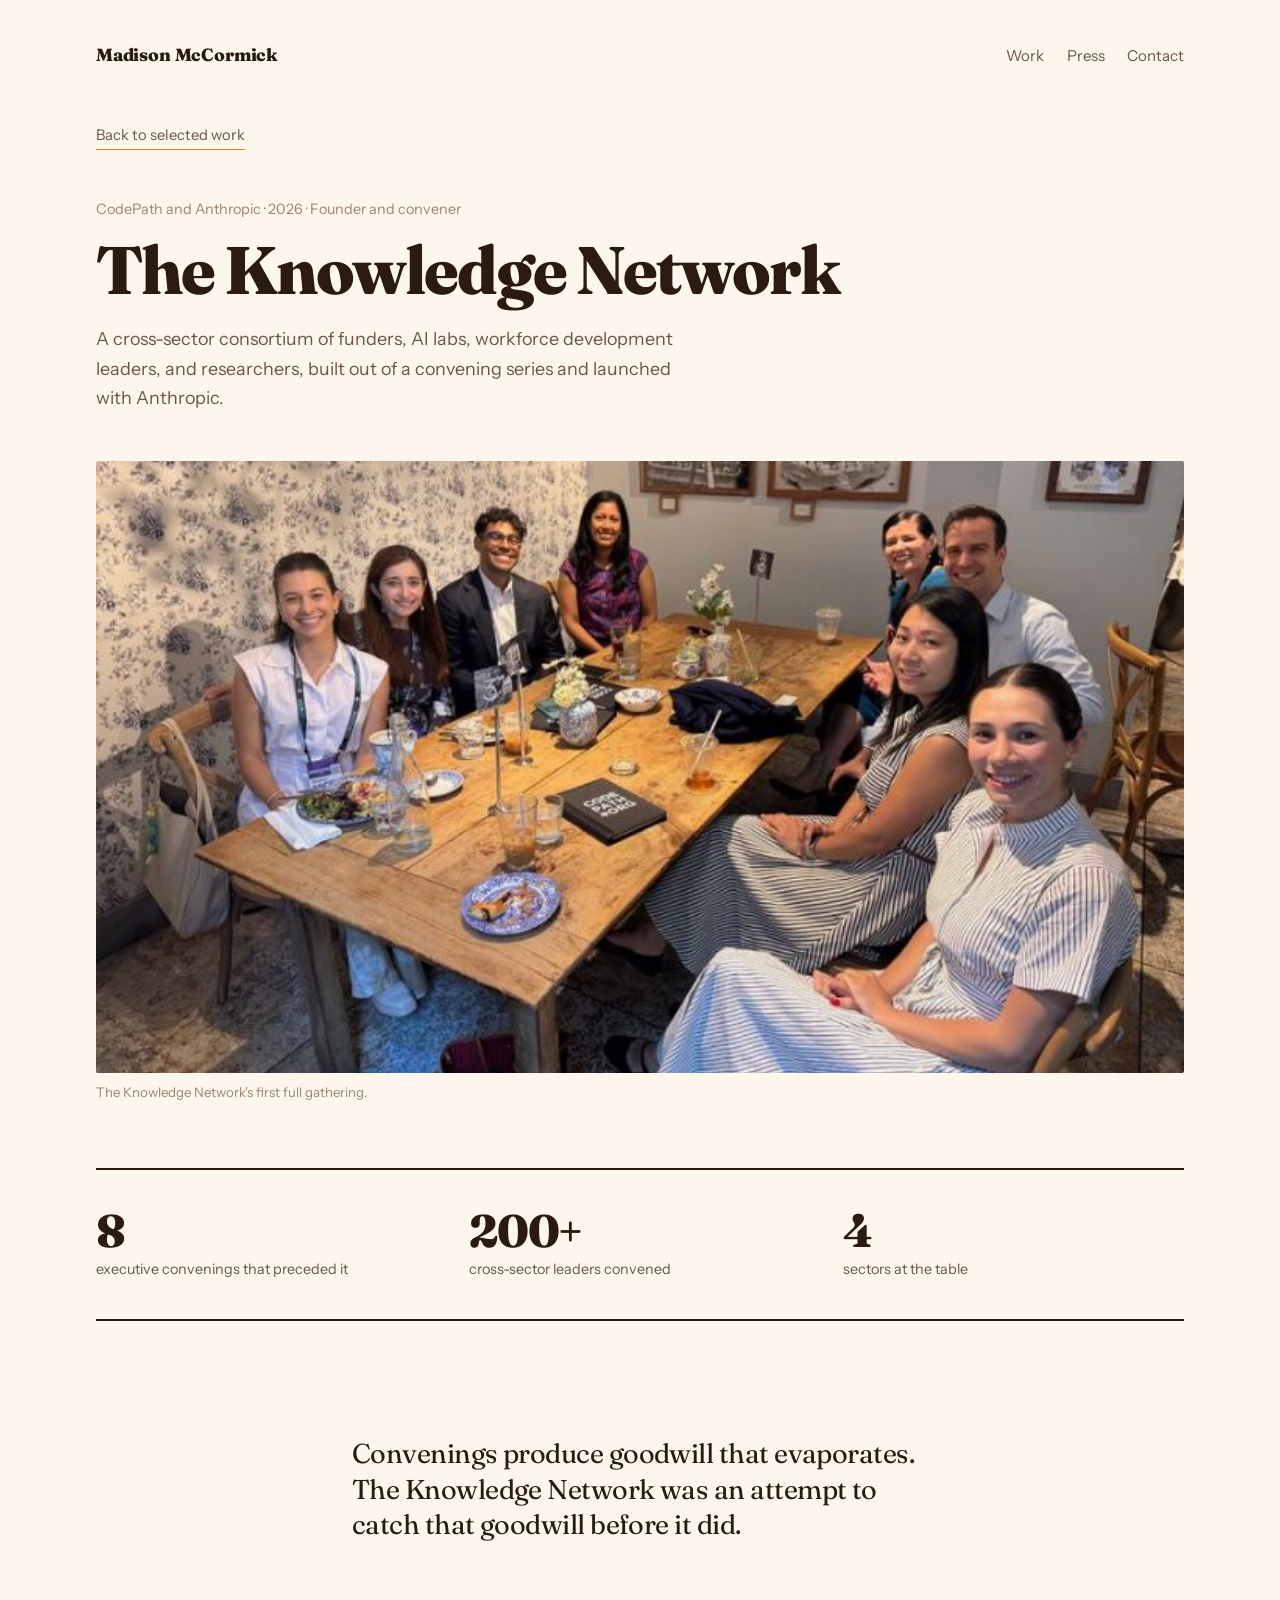
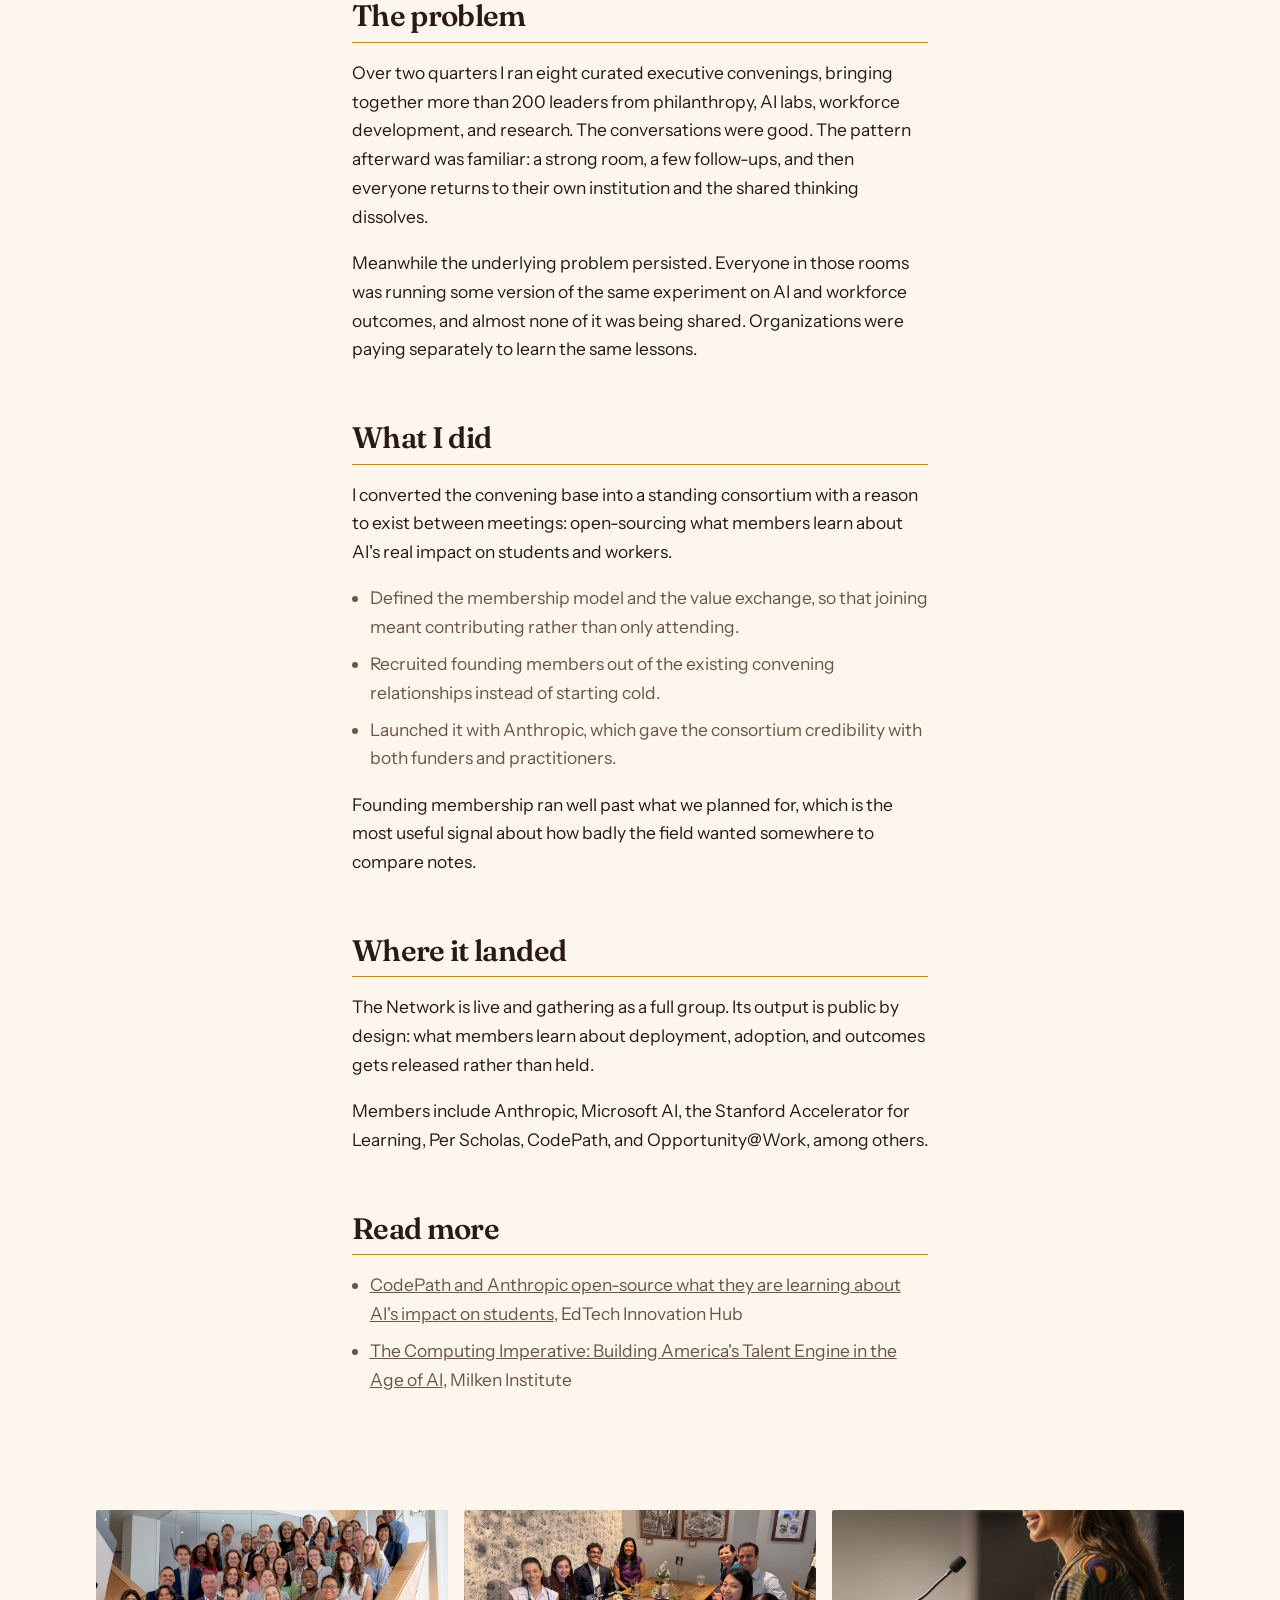
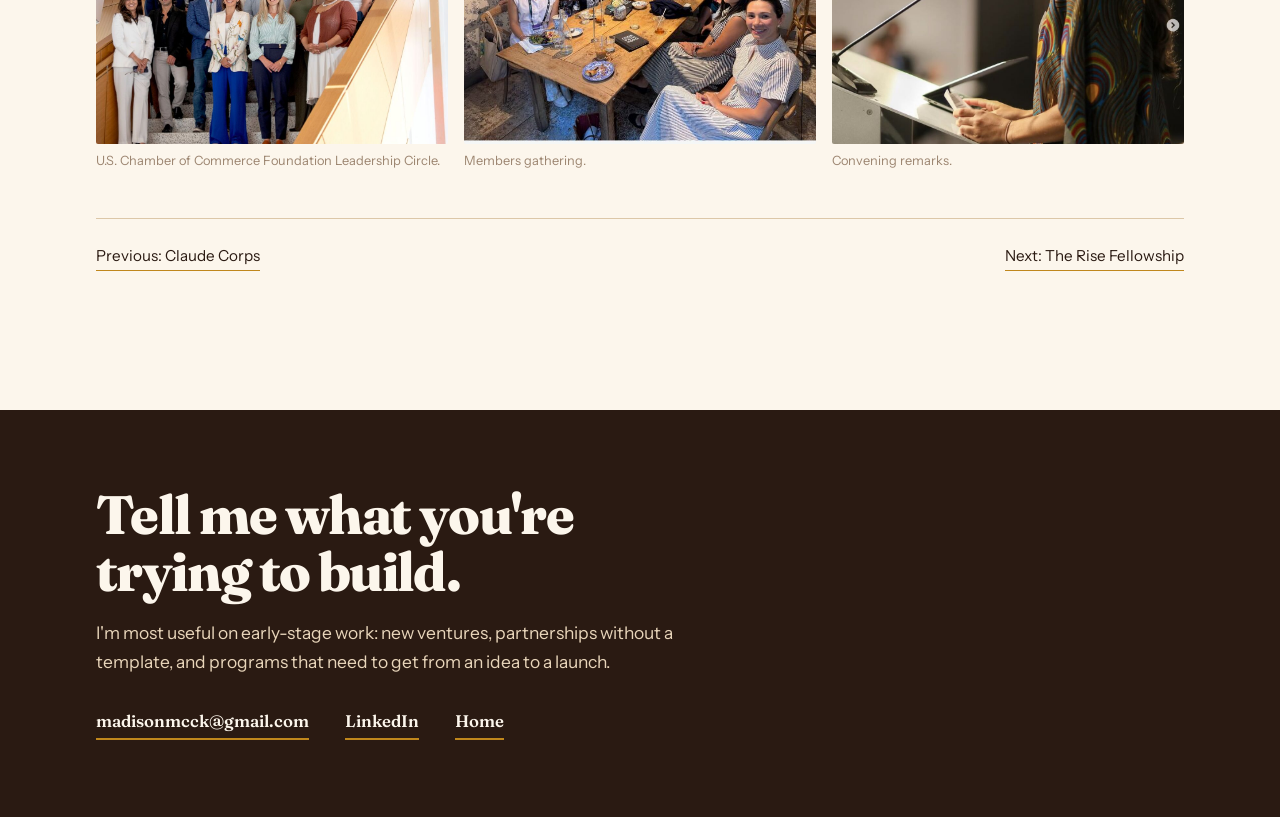
<file: knowledge-network.html>
<!DOCTYPE html>
<html lang="en">
<head>
<meta charset="utf-8">
<meta name="viewport" content="width=device-width, initial-scale=1">
<title>The Knowledge Network | Madison McCormick</title>
<meta name="description" content="Turning eight executive convenings into a standing cross-sector consortium of funders, AI labs, workforce development leaders, and researchers.">
<meta name="robots" content="noindex, nofollow">
<link rel="icon" href="../favicon.svg" type="image/svg+xml">
<meta property="og:type" content="website">
<meta property="og:site_name" content="Madison McCormick">
<meta property="og:title" content="The Knowledge Network | Madison McCormick">
<meta property="og:description" content="Turning eight executive convenings into a standing cross-sector consortium of funders, AI labs, workforce development leaders, and researchers.">
<meta property="og:url" content="https://meetmadison.net/work/knowledge-network.html">
<link rel="canonical" href="https://meetmadison.net/work/knowledge-network.html">
<meta property="og:image" content="https://meetmadison.net/images/speaking-podium.jpg">
<meta property="og:image:width" content="1084">
<meta property="og:image:height" content="1384">
<meta name="twitter:image" content="https://meetmadison.net/images/speaking-podium.jpg">
<meta name="twitter:card" content="summary_large_image">
<meta name="twitter:title" content="The Knowledge Network | Madison McCormick">
<meta name="twitter:description" content="Turning eight executive convenings into a standing cross-sector consortium of funders, AI labs, workforce development leaders, and researchers.">
<link rel="preconnect" href="https://fonts.googleapis.com">
<link rel="preconnect" href="https://fonts.gstatic.com" crossorigin>
<link href="https://fonts.googleapis.com/css2?family=Fraunces:ital,opsz,wght,SOFT,WONK@0,9..144,400,30,1;0,9..144,600,30,1;0,9..144,800,30,1;1,9..144,400,30,1&family=Instrument+Sans:ital,wght@0,400;0,500;0,600;1,400&display=swap" rel="stylesheet">
<link rel="stylesheet" href="../styles.css">
</head>
<body>

<div class="wrap">
  <header class="masthead">
    <a class="wordmark" href="../index.html">Madison McCormick</a>
    <nav>
      <a href="../index.html#work">Work</a>
      <a href="../index.html#press">Press</a>
      <a href="../index.html#contact">Contact</a>
    </nav>
  </header>

  <a class="backlink" href="../index.html#work">Back to selected work</a>

  <div class="case-head">
    <p class="eyebrow">CodePath and Anthropic · 2026 · Founder and convener</p>
    <h1>The Knowledge Network</h1>
    <p class="dek">
      A cross-sector consortium of funders, AI labs, workforce development leaders,
      and researchers, built out of a convening series and launched with Anthropic.
    </p>
  </div>

  <figure class="case-hero">
    <img src="../images/knowledge-network-coffee.jpg" alt="Knowledge Network members gathered around a table" width="698" height="470">
    <figcaption>The Knowledge Network's first full gathering.</figcaption>
  </figure>
</div>

<div class="wrap">
  <div class="numbers">
    <div><span class="fig">8</span><span class="lab">executive convenings that preceded it</span></div>
    <div><span class="fig">200+</span><span class="lab">cross-sector leaders convened</span></div>
    <div><span class="fig">4</span><span class="lab">sectors at the table</span></div>
  </div>
</div>

<div class="narrow">
  <div class="prose">
    <p class="lead">
      Convenings produce goodwill that evaporates. The Knowledge Network was an
      attempt to catch that goodwill before it did.
    </p>

    <h2>The problem</h2>
    <p>
      Over two quarters I ran eight curated executive convenings, bringing together
      more than 200 leaders from philanthropy, AI labs, workforce development, and
      research. The conversations were good. The pattern afterward was familiar: a
      strong room, a few follow-ups, and then everyone returns to their own
      institution and the shared thinking dissolves.
    </p>
    <p>
      Meanwhile the underlying problem persisted. Everyone in those rooms was
      running some version of the same experiment on AI and workforce outcomes, and
      almost none of it was being shared. Organizations were paying separately to
      learn the same lessons.
    </p>

    <h2>What I did</h2>
    <p>
      I converted the convening base into a standing consortium with a reason to
      exist between meetings: open-sourcing what members learn about AI's real
      impact on students and workers.
    </p>
    <ul>
      <li>Defined the membership model and the value exchange, so that joining meant contributing rather than only attending.</li>
      <li>Recruited founding members out of the existing convening relationships instead of starting cold.</li>
      <li>Launched it with Anthropic, which gave the consortium credibility with both funders and practitioners.</li>
    </ul>
    <p>
      Founding membership ran well past what we planned for, which is the most
      useful signal about how badly the field wanted somewhere to compare notes.
    </p>

    <h2>Where it landed</h2>
    <p>
      The Network is live and gathering as a full group. Its output is public by
      design: what members learn about deployment, adoption, and outcomes gets
      released rather than held.
    </p>
    <p>
      Members include Anthropic, Microsoft AI, the Stanford Accelerator for Learning,
      Per Scholas, CodePath, and Opportunity@Work, among others.
    </p>

    <h2>Read more</h2>
    <ul>
      <li><a href="https://www.edtechinnovationhub.com/news/codepath-and-anthropic-team-up-to-open-source-what-they-are-learning-about-ais-real-impact-on-students">CodePath and Anthropic open-source what they are learning about AI's impact on students</a>, EdTech Innovation Hub</li>
      <li><a href="https://milkeninstitute.org/content-hub/research-and-reports/reports/computing-imperative-building-americas-talent-engine-age-ai">The Computing Imperative: Building America's Talent Engine in the Age of AI</a>, Milken Institute</li>
    </ul>
  </div>
</div>

<div class="wrap" style="margin-top:var(--stack)">
  <div class="press-pics">
    <figure>
      <img src="../images/convening-group.jpg" alt="Group photo from a cross-sector executive convening" width="1128" height="894">
      <figcaption>U.S. Chamber of Commerce Foundation Leadership Circle.</figcaption>
    </figure>
    <figure>
      <img src="../images/knowledge-network-coffee.jpg" alt="Knowledge Network members at a table" width="698" height="470">
      <figcaption>Members gathering.</figcaption>
    </figure>
    <figure>
      <img src="../images/speaking-podium.jpg" alt="Madison McCormick speaking at a podium" width="1084" height="1384">
      <figcaption>Convening remarks.</figcaption>
    </figure>
  </div>

  <nav class="case-nav" style="margin-top:clamp(2rem,5vw,3rem)">
    <a href="claude-corps.html">Previous: Claude Corps</a>
    <a href="rise.html">Next: The Rise Fellowship</a>
  </nav>
</div>

<div class="contact">
  <div class="wrap">
    <h2>Tell me what you're trying to build.</h2>
    <p>
      I'm most useful on early-stage work: new ventures, partnerships without a
      template, and programs that need to get from an idea to a launch.
    </p>
    <div class="contact-links">
      <a href="mailto:madisonmcck@gmail.com">madisonmcck@gmail.com</a>
      <a href="https://www.linkedin.com/in/madison-mcck/">LinkedIn</a>
      <a href="../index.html">Home</a>
    </div>
  </div>
</div>

</body>
</html>
</file>
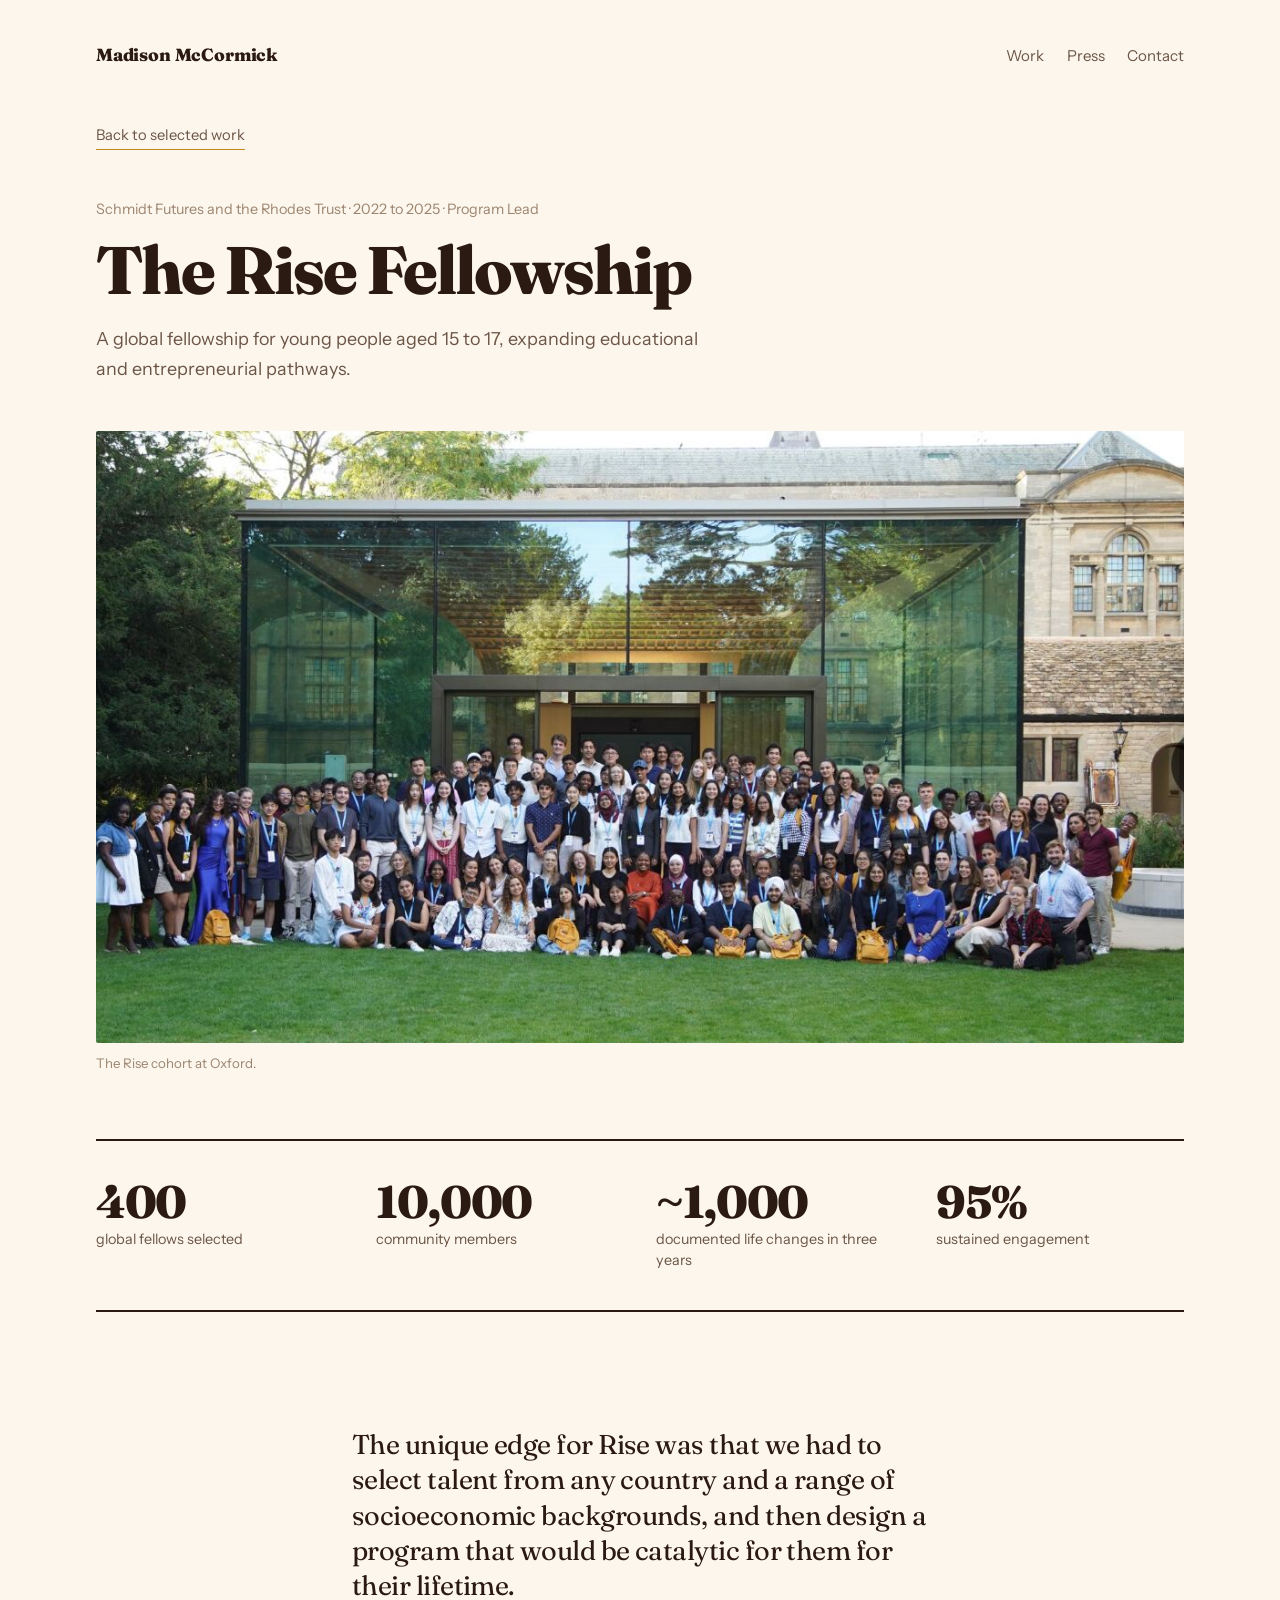
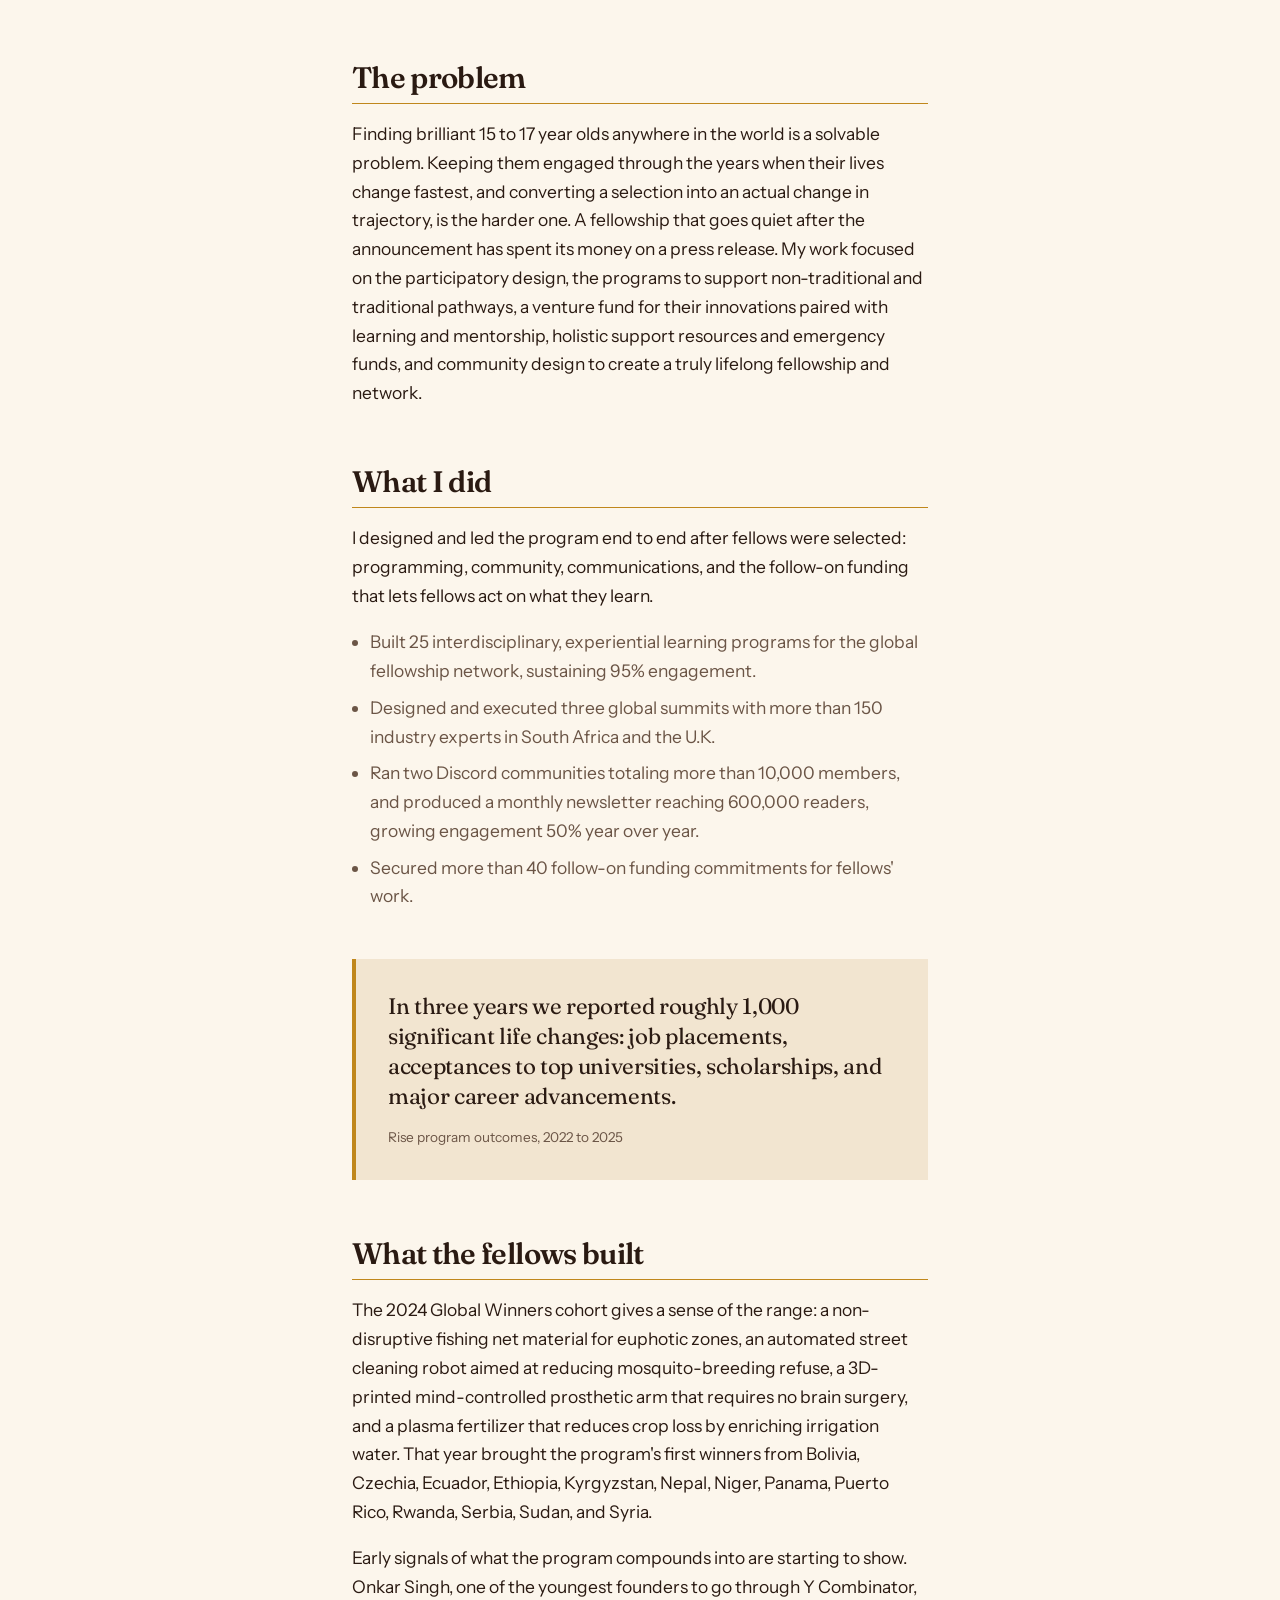
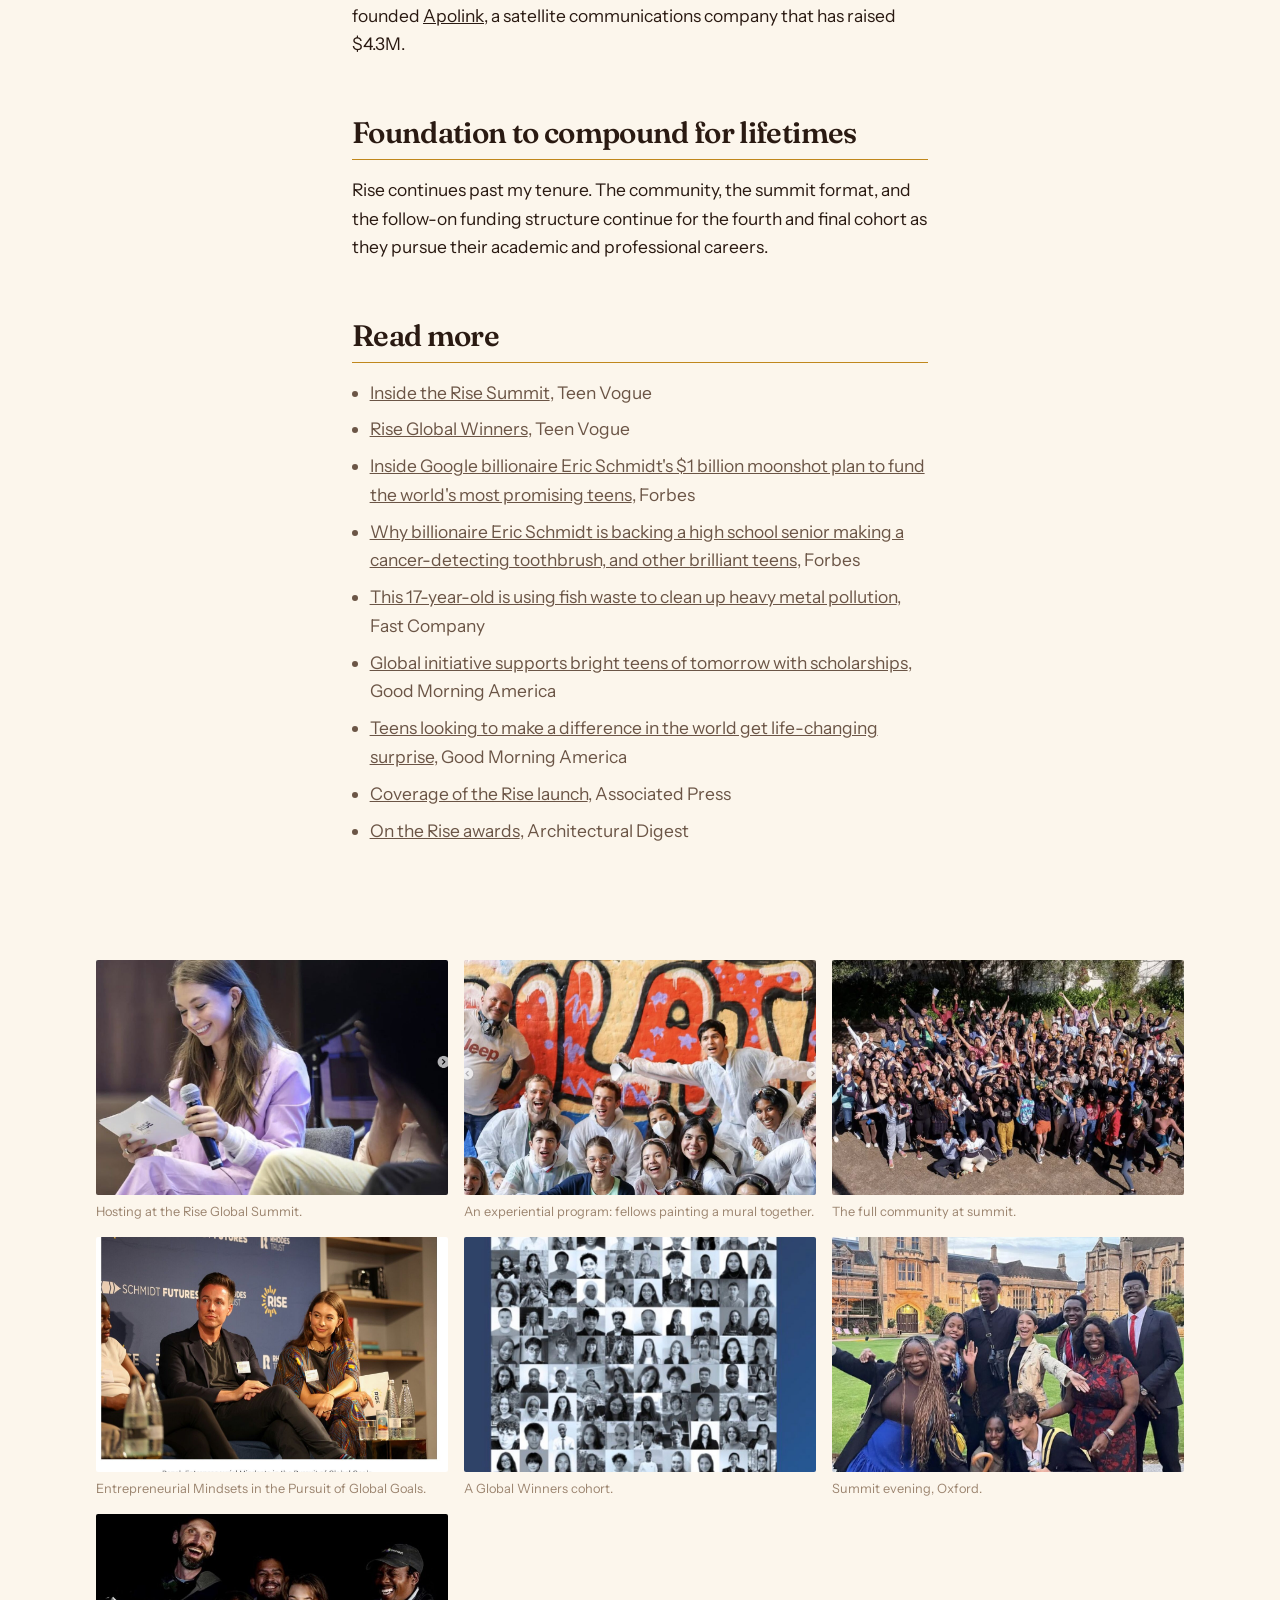
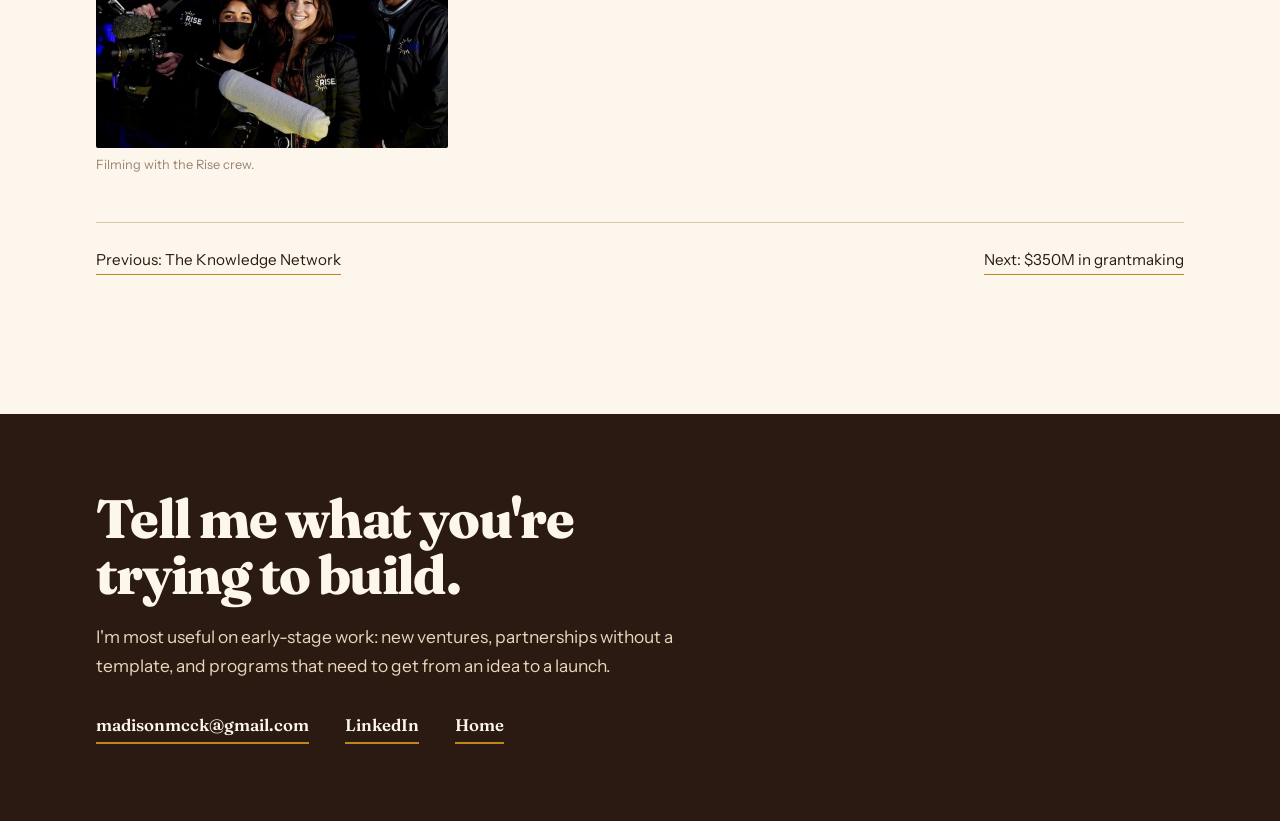
<file: rise.html>
<!DOCTYPE html>
<html lang="en">
<head>
<meta charset="utf-8">
<meta name="viewport" content="width=device-width, initial-scale=1">
<title>The Rise Fellowship | Madison McCormick</title>
<meta name="description" content="Designing and running a global early-career talent program end to end: 400 fellows, a 10,000-person community, and roughly 1,000 documented life changes.">
<meta name="robots" content="noindex, nofollow">
<link rel="icon" href="../favicon.svg" type="image/svg+xml">
<meta property="og:type" content="website">
<meta property="og:site_name" content="Madison McCormick">
<meta property="og:title" content="The Rise Fellowship | Madison McCormick">
<meta property="og:description" content="Designing and running a global early-career talent program end to end: 400 fellows, a 10,000-person community, and roughly 1,000 documented life changes.">
<meta property="og:url" content="https://meetmadison.net/work/rise.html">
<link rel="canonical" href="https://meetmadison.net/work/rise.html">
<meta property="og:image" content="https://meetmadison.net/images/speaking-podium.jpg">
<meta property="og:image:width" content="1084">
<meta property="og:image:height" content="1384">
<meta name="twitter:image" content="https://meetmadison.net/images/speaking-podium.jpg">
<meta name="twitter:card" content="summary_large_image">
<meta name="twitter:title" content="The Rise Fellowship | Madison McCormick">
<meta name="twitter:description" content="Designing and running a global early-career talent program end to end: 400 fellows, a 10,000-person community, and roughly 1,000 documented life changes.">
<link rel="preconnect" href="https://fonts.googleapis.com">
<link rel="preconnect" href="https://fonts.gstatic.com" crossorigin>
<link href="https://fonts.googleapis.com/css2?family=Fraunces:ital,opsz,wght,SOFT,WONK@0,9..144,400,30,1;0,9..144,600,30,1;0,9..144,800,30,1;1,9..144,400,30,1&family=Instrument+Sans:ital,wght@0,400;0,500;0,600;1,400&display=swap" rel="stylesheet">
<link rel="stylesheet" href="../styles.css">
</head>
<body>

<div class="wrap">
  <header class="masthead">
    <a class="wordmark" href="../index.html">Madison McCormick</a>
    <nav>
      <a href="../index.html#work">Work</a>
      <a href="../index.html#press">Press</a>
      <a href="../index.html#contact">Contact</a>
    </nav>
  </header>

  <a class="backlink" href="../index.html#work">Back to selected work</a>

  <div class="case-head">
    <p class="eyebrow">Schmidt Futures and the Rhodes Trust · 2022 to 2025 · Program Lead</p>
    <h1>The Rise Fellowship</h1>
    <p class="dek">
      A global fellowship for young people aged 15 to 17, expanding educational and
      entrepreneurial pathways.
    </p>
  </div>

  <figure class="case-hero">
    <img src="../images/rise-oxford.jpg" alt="The Rise fellowship cohort gathered at Oxford" width="1194" height="778">
    <figcaption>The Rise cohort at Oxford.</figcaption>
  </figure>
</div>

<div class="wrap">
  <div class="numbers">
    <div><span class="fig">400</span><span class="lab">global fellows selected</span></div>
    <div><span class="fig">10,000</span><span class="lab">community members</span></div>
    <div><span class="fig">~1,000</span><span class="lab">documented life changes in three years</span></div>
    <div><span class="fig">95%</span><span class="lab">sustained engagement</span></div>
  </div>
</div>

<div class="narrow">
  <div class="prose">
    <p class="lead">
      The unique edge for Rise was that we had to select talent from any country and
      a range of socioeconomic backgrounds, and then design a program that would be
      catalytic for them for their lifetime.
    </p>

    <h2>The problem</h2>
    <p>
      Finding brilliant 15 to 17 year olds anywhere in the world is a solvable
      problem. Keeping them engaged through the years when their lives change
      fastest, and converting a selection into an actual change in trajectory, is
      the harder one. A fellowship that goes quiet after the announcement has
      spent its money on a press release. My work focused on the participatory
      design, the programs to support non-traditional and traditional pathways, a
      venture fund for their innovations paired with learning and mentorship,
      holistic support resources and emergency funds, and community design to create
      a truly lifelong fellowship and network.
    </p>

    <h2>What I did</h2>
    <p>
      I designed and led the program end to end after fellows were selected:
      programming, community, communications, and the follow-on funding that lets
      fellows act on what they learn.
    </p>
    <ul>
      <li>Built 25 interdisciplinary, experiential learning programs for the global fellowship network, sustaining 95% engagement.</li>
      <li>Designed and executed three global summits with more than 150 industry experts in South Africa and the U.K.</li>
      <li>Ran two Discord communities totaling more than 10,000 members, and produced a monthly newsletter reaching 600,000 readers, growing engagement 50% year over year.</li>
      <li>Secured more than 40 follow-on funding commitments for fellows' work.</li>
    </ul>

    <div class="aside-quote">
      <p>
        In three years we reported roughly 1,000 significant life changes: job
        placements, acceptances to top universities, scholarships, and major career
        advancements.
      </p>
      <span class="src">Rise program outcomes, 2022 to 2025</span>
    </div>

    <h2>What the fellows built</h2>
    <p>
      The 2024 Global Winners cohort gives a sense of the range: a non-disruptive
      fishing net material for euphotic zones, an automated street cleaning robot
      aimed at reducing mosquito-breeding refuse, a 3D-printed mind-controlled
      prosthetic arm that requires no brain surgery, and a plasma fertilizer that
      reduces crop loss by enriching irrigation water. That year brought the
      program's first winners from Bolivia, Czechia, Ecuador, Ethiopia, Kyrgyzstan,
      Nepal, Niger, Panama, Puerto Rico, Rwanda, Serbia, Sudan, and Syria.
    </p>
    <p>
      Early signals of what the program compounds into are starting to show. Onkar
      Singh, one of the youngest founders to go through Y Combinator, founded
      <a href="https://www.forbes.com/profile/onkar-singh/">Apolink</a>, a satellite
      communications company that has raised $4.3M.
    </p>

    <h2>Foundation to compound for lifetimes</h2>
    <p>
      Rise continues past my tenure. The community, the summit format, and the
      follow-on funding structure continue for the fourth and final cohort as they
      pursue their academic and professional careers.
    </p>

    <h2>Read more</h2>
    <ul>
      <li><a href="https://www.teenvogue.com/story/inside-rise-summit-2023">Inside the Rise Summit</a>, Teen Vogue</li>
      <li><a href="https://www.teenvogue.com/story/rise-global-winners">Rise Global Winners</a>, Teen Vogue</li>
      <li><a href="https://www.forbes.com/sites/chasewithorn/2021/10/25/inside-google-billionaire-eric-schmidts-1-billion-moonshot-plan-to-fund-the-worlds-most-promising-teens/">Inside Google billionaire Eric Schmidt's $1 billion moonshot plan to fund the world's most promising teens</a>, Forbes</li>
      <li><a href="https://www.forbes.com/sites/rachelsandler/2022/09/22/why-billionaire-eric-schmidt-is-backing-a-high-school-senior-making-a-cancer-detecting-toothbrush-and-other-brilliant-teens/">Why billionaire Eric Schmidt is backing a high school senior making a cancer-detecting toothbrush, and other brilliant teens</a>, Forbes</li>
      <li><a href="https://www.fastcompany.com/90791424/this-17-year-old-is-using-fish-waste-to-clean-up-heavy-metal-pollution">This 17-year-old is using fish waste to clean up heavy metal pollution</a>, Fast Company</li>
      <li><a href="https://www.goodmorningamerica.com/living/video/global-initiative-supports-bright-teens-tomorrow-scholarships-80766361">Global initiative supports bright teens of tomorrow with scholarships</a>, Good Morning America</li>
      <li><a href="https://www.goodmorningamerica.com/video/90316615">Teens looking to make a difference in the world get life-changing surprise</a>, Good Morning America</li>
      <li><a href="https://apnews.com/article/business-philanthropy-eric-schmidt-e68128c0415ec4875acd6926498cb5af">Coverage of the Rise launch</a>, Associated Press</li>
      <li><a href="https://www.architecturaldigest.com/story/schmidt-rise-awards">On the Rise awards</a>, Architectural Digest</li>
    </ul>
  </div>
</div>

<div class="wrap" style="margin-top:var(--stack)">
  <div class="press-pics">
    <figure>
      <img src="../images/rise-summit-mic.jpg" alt="Madison hosting a session at a Rise summit" width="1126" height="1248">
      <figcaption>Hosting at the Rise Global Summit.</figcaption>
    </figure>
    <figure>
      <img src="../images/rise-mural-crew.jpg" alt="Rise fellows in coveralls in front of a mural they painted" width="1122" height="1362">
      <figcaption>An experiential program: fellows painting a mural together.</figcaption>
    </figure>
    <figure>
      <img src="../images/rise-community.jpg" alt="Aerial photo of the Rise community with hands raised" width="1438" height="830">
      <figcaption>The full community at summit.</figcaption>
    </figure>
  </div>

  <div class="press-pics" style="margin-top:clamp(0.5rem,1.5vw,1rem)">
    <figure>
      <img src="../images/rise-panel.jpg" alt="Madison on a Rise panel with Schmidt Futures and Rhodes Trust branding" width="1326" height="992">
      <figcaption>Entrepreneurial Mindsets in the Pursuit of Global Goals.</figcaption>
    </figure>
    <figure>
      <img src="../images/rise-global-winners.jpg" alt="Grid of Rise Global Winners portraits" width="956" height="1020">
      <figcaption>A Global Winners cohort.</figcaption>
    </figure>
    <figure>
      <img src="../images/rise-oxford-evening.jpg" alt="Rise fellows outside an Oxford college in the evening" width="1054" height="1218">
      <figcaption>Summit evening, Oxford.</figcaption>
    </figure>
    <figure>
      <img src="../images/film-crew.jpg" alt="Madison with a Rise film crew at night, crew members in Rise jackets" width="1246" height="1062">
      <figcaption>Filming with the Rise crew.</figcaption>
    </figure>
  </div>

  <nav class="case-nav" style="margin-top:clamp(2rem,5vw,3rem)">
    <a href="knowledge-network.html">Previous: The Knowledge Network</a>
    <a href="comic-relief.html">Next: $350M in grantmaking</a>
  </nav>
</div>

<div class="contact">
  <div class="wrap">
    <h2>Tell me what you're trying to build.</h2>
    <p>
      I'm most useful on early-stage work: new ventures, partnerships without a
      template, and programs that need to get from an idea to a launch.
    </p>
    <div class="contact-links">
      <a href="mailto:madisonmcck@gmail.com">madisonmcck@gmail.com</a>
      <a href="https://www.linkedin.com/in/madison-mcck/">LinkedIn</a>
      <a href="../index.html">Home</a>
    </div>
  </div>
</div>

</body>
</html>
</file>
<file: styles.css>
/* ============================================================
   Madison McCormick
   Shared stylesheet for index.html and work/*.html
   ============================================================ */

:root{
  --paper:#FCF6EC;
  --sand:#F2E5D0;
  --clay:#E8D5BA;
  --ink:#2A1A12;
  --ink-soft:#6B5546;
  --ink-faint:#9C8570;
  --brick:#9B2C1E;
  --gold:#C0871C;
  --rule:#DCC7A8;

  --display:"Fraunces", Georgia, serif;
  --body:"Instrument Sans", system-ui, sans-serif;

  --gutter:clamp(1.25rem, 5vw, 5rem);
  --stack:clamp(4rem, 9vw, 8rem);
}

*,*::before,*::after{box-sizing:border-box;}
html{-webkit-text-size-adjust:100%;scroll-behavior:smooth;}
@media (prefers-reduced-motion:reduce){html{scroll-behavior:auto;}}

body{
  margin:0;
  background:var(--paper);
  color:var(--ink);
  font-family:var(--body);
  font-size:clamp(1rem,0.95rem + 0.22vw,1.09rem);
  line-height:1.65;
  -webkit-font-smoothing:antialiased;
}

img{display:block;width:100%;height:auto;}

.wrap{max-width:76rem;margin:0 auto;padding:0 var(--gutter);}
.narrow{max-width:44rem;margin:0 auto;padding:0 var(--gutter);}

a{color:inherit;}
a:focus-visible,button:focus-visible{outline:2px solid var(--brick);outline-offset:3px;}

/* ---------------- masthead ---------------- */

.masthead{
  display:flex;flex-wrap:wrap;gap:0.75rem 2rem;
  align-items:baseline;justify-content:space-between;
  padding:clamp(1.5rem,4vw,2.5rem) 0 clamp(2rem,5vw,3rem);
}
.wordmark{
  font-family:var(--display);
  font-weight:800;font-size:1.1rem;letter-spacing:-0.01em;
  text-decoration:none;
}
.masthead nav{display:flex;flex-wrap:wrap;gap:1.4rem;font-size:0.94rem;}
.masthead nav a{
  text-decoration:none;color:var(--ink-soft);
  padding-bottom:2px;border-bottom:1.5px solid transparent;
}
.masthead nav a:hover{color:var(--brick);border-bottom-color:var(--gold);}

/* ---------------- hero (home) ---------------- */

.hero{
  display:grid;
  grid-template-columns:minmax(0,1.25fr) minmax(0,0.85fr);
  gap:clamp(1.75rem,4vw,3.5rem);
  align-items:end;
  padding-bottom:clamp(2.5rem,5vw,4rem);
}
.hero h1{
  font-family:var(--display);
  font-weight:800;
  font-size:clamp(2.4rem,6.2vw,5rem);
  line-height:1.0;
  letter-spacing:-0.028em;
  margin:0 0 1.5rem;
}
.hero h1 em{font-style:italic;font-weight:400;}
.hero .lede{margin:0;max-width:30em;color:var(--ink-soft);font-size:1.1rem;}
.hero .lede + .lede{margin-top:0.9rem;}
.hero figure{margin:0;}
.hero figure img{aspect-ratio:4/5;object-fit:cover;object-position:50% 22%;border-radius:2px;}
@media (max-width:52rem){
  .hero{grid-template-columns:1fr;align-items:start;}
  .hero figure{order:-1;}
  .hero figure img{aspect-ratio:3/2;object-position:50% 25%;}
}

.band{height:6px;background:var(--gold);margin-bottom:var(--stack);}

/* ---------------- section furniture ---------------- */

section{padding-bottom:var(--stack);}

.kicker{
  font-family:var(--display);
  font-weight:600;font-size:1.05rem;
  margin:0 0 1.5rem;padding-bottom:0.6rem;
  border-bottom:2px solid var(--ink);
  display:flex;align-items:baseline;gap:1rem;
}
.kicker .note{
  margin-left:auto;font-family:var(--body);font-weight:400;
  font-size:0.88rem;color:var(--ink-faint);text-align:right;
}

/* ---------------- ledger ---------------- */

.row{
  display:grid;
  grid-template-columns:minmax(0,1.2fr) minmax(0,1.7fr) auto;
  gap:0.35rem 2rem;align-items:baseline;
  padding:1.15rem 0;border-bottom:1px solid var(--rule);
}
.row .name{
  font-family:var(--display);font-weight:600;
  font-size:clamp(1.15rem,1rem + 0.7vw,1.55rem);
  letter-spacing:-0.02em;line-height:1.15;
}
.row .org{
  display:block;font-family:var(--body);font-weight:400;
  font-size:0.86rem;color:var(--ink-faint);margin-top:0.35rem;letter-spacing:0.01em;
}
.row .state{color:var(--ink-soft);font-size:0.99rem;line-height:1.5;}
.row .year{
  font-family:var(--display);font-weight:600;font-size:1rem;
  color:var(--gold);white-space:nowrap;justify-self:end;
}
@media (max-width:46rem){
  .row{grid-template-columns:1fr auto;}
  .row .state{grid-column:1 / -1;}
}

/* ---------------- essay ---------------- */

.essay{
  display:grid;grid-template-columns:minmax(0,1fr) minmax(0,1.5fr);
  gap:clamp(1.5rem,4vw,4rem);align-items:start;
}
.essay .side{position:sticky;top:2rem;}
.essay .side figure{margin:0;}
.essay .side figcaption{font-size:0.83rem;color:var(--ink-faint);margin-top:0.6rem;line-height:1.45;}
.essay .side img{aspect-ratio:4/5;object-fit:cover;border-radius:2px;}
.essay p{margin:0 0 1.15rem;max-width:36em;}
.essay p:last-child{margin-bottom:0;}
.essay .opener{
  font-family:var(--display);font-weight:400;
  font-size:clamp(1.3rem,1.05rem + 1.1vw,1.9rem);
  line-height:1.28;letter-spacing:-0.02em;margin-bottom:1.4rem;
}
@media (max-width:52rem){
  .essay{grid-template-columns:1fr;}
  .essay .side{position:static;}
  .essay .side img{aspect-ratio:3/2;}
}

/* ---------------- photo strips ---------------- */

.strip{
  display:grid;grid-template-columns:repeat(3,1fr);
  gap:clamp(0.5rem,1.5vw,1rem);margin-top:clamp(2rem,4vw,3rem);
}
.strip figure{margin:0;}
.strip img{aspect-ratio:1/1;object-fit:cover;border-radius:2px;}
.strip figcaption{font-size:0.8rem;color:var(--ink-faint);margin-top:0.5rem;line-height:1.4;}
@media (max-width:40rem){
  .strip{grid-template-columns:1fr 1fr;}
  .strip figure:last-child:nth-child(odd):not(:only-child){display:none;}
}

.press-pics{
  display:grid;grid-template-columns:repeat(3,1fr);
  gap:clamp(0.5rem,1.5vw,1rem);margin-top:clamp(1.5rem,3vw,2.5rem);
}
.press-pics figure{margin:0;}
.press-pics img{aspect-ratio:3/2;object-fit:cover;border-radius:2px;}
.press-pics figcaption{font-size:0.8rem;color:var(--ink-faint);margin-top:0.5rem;line-height:1.4;}
@media (max-width:44rem){
  .press-pics{grid-template-columns:1fr 1fr;}
  /* drop a trailing orphan only when the count is odd, so pairs stay intact */
  .press-pics figure:last-child:nth-child(odd):not(:only-child){display:none;}
}

/* plate: a wide figure shown whole, never cropped (logo sheets, documents) */

.plate{margin:clamp(2rem,4vw,3rem) 0 0;overflow-x:auto;}
.plate img{border-radius:2px;min-width:34rem;}
.plate figcaption{font-size:0.83rem;color:var(--ink-faint);margin-top:0.6rem;line-height:1.45;}

/* ---------------- pull quote ---------------- */

.quote{background:var(--sand);padding:clamp(2.5rem,6vw,4.5rem) 0;margin-bottom:var(--stack);}
.quote blockquote{
  margin:0;max-width:30em;
  font-family:var(--display);font-weight:400;
  font-size:clamp(1.35rem,1.05rem + 1.4vw,2.15rem);
  line-height:1.26;letter-spacing:-0.022em;
}
.quote .attrib{
  margin:1.5rem 0 0;font-size:0.9rem;color:var(--ink-soft);
  padding-top:1rem;border-top:1.5px solid var(--gold);display:inline-block;
}

/* ---------------- now ---------------- */

.now{display:grid;grid-template-columns:minmax(0,1fr) minmax(0,1fr);gap:clamp(1.5rem,4vw,3.5rem);align-items:start;}
.now p{margin:0 0 1.15rem;max-width:34em;}
.now p:last-child{margin-bottom:0;}
.now .pics{display:grid;gap:clamp(0.5rem,1.5vw,1rem);}
.now .pics figure{margin:0;}
.now .pics img{aspect-ratio:3/2;object-fit:cover;border-radius:2px;}
.now .pics figcaption{font-size:0.8rem;color:var(--ink-faint);margin-top:0.5rem;}
@media (max-width:52rem){.now{grid-template-columns:1fr;}}

/* ---------------- work list ---------------- */

.work-item{
  display:grid;
  grid-template-columns:minmax(0,9rem) minmax(0,1fr) minmax(0,1.3fr);
  gap:0.5rem 2rem;align-items:start;
  padding:1.6rem 0;border-bottom:1px solid var(--rule);text-decoration:none;
}
.work-item:first-of-type{border-top:1px solid var(--rule);}
.work-item img{aspect-ratio:1/1;object-fit:cover;border-radius:2px;}
.work-item h3{
  font-family:var(--display);font-weight:600;
  font-size:clamp(1.2rem,1.05rem + 0.8vw,1.7rem);
  letter-spacing:-0.022em;line-height:1.15;margin:0;
}
.work-item .meta{display:block;font-family:var(--body);font-weight:400;font-size:0.85rem;color:var(--ink-faint);margin-top:0.4rem;}
.work-item p{margin:0;color:var(--ink-soft);font-size:0.99rem;}
.work-item:hover h3{color:var(--brick);}
@media (max-width:52rem){
  .work-item{grid-template-columns:5.5rem 1fr;}
  .work-item p{grid-column:1 / -1;}
}

/* ---------------- press ---------------- */

.press-item{
  display:grid;grid-template-columns:minmax(0,11rem) minmax(0,1fr);
  gap:0.3rem 2rem;align-items:baseline;
  padding:1.05rem 0;border-bottom:1px solid var(--rule);
}
.press-item:first-of-type{border-top:1px solid var(--rule);}
.outlet{font-family:var(--display);font-weight:600;font-size:1rem;letter-spacing:-0.01em;}
.press-item a{text-decoration:none;border-bottom:1px solid var(--rule);}
.press-item a:hover{color:var(--brick);border-bottom-color:var(--brick);}
.press-item .sub{display:block;font-size:0.85rem;color:var(--ink-faint);margin-top:0.25rem;}
@media (max-width:40rem){.press-item{grid-template-columns:1fr;}}

/* ---------------- own words ---------------- */

.ownwords{display:grid;grid-template-columns:minmax(0,1fr) minmax(0,0.85fr);gap:clamp(1.75rem,4vw,3.5rem);align-items:start;}
.essaylink{display:block;text-decoration:none;padding:1.5rem 0;border-top:1px solid var(--rule);border-bottom:1px solid var(--rule);}
.essaylink + .essaylink{border-top:none;}
.essaylink h3{
  font-family:var(--display);font-weight:600;
  font-size:clamp(1.3rem,1.1rem + 1vw,1.9rem);
  letter-spacing:-0.025em;line-height:1.14;margin:0 0 0.6rem;
}
.essaylink:hover h3{color:var(--brick);}
.essaylink .meta{display:block;font-size:0.85rem;color:var(--ink-faint);margin-bottom:0.7rem;}
.essaylink p{margin:0;color:var(--ink-soft);font-size:0.99rem;max-width:34em;}
.embed{margin:0;}
.embed iframe{width:100%;height:640px;border:0;background:var(--sand);border-radius:2px;display:block;}
.embed figcaption{font-size:0.83rem;color:var(--ink-faint);margin-top:0.6rem;line-height:1.45;}
@media (max-width:52rem){
  .ownwords{grid-template-columns:1fr;}
  .embed iframe{height:560px;}
}

/* ---------------- speaking ---------------- */

.speaking{display:grid;grid-template-columns:repeat(auto-fit,minmax(14rem,1fr));gap:clamp(1.5rem,3vw,3rem);}
.speaking h3{
  font-family:var(--display);font-weight:600;font-size:1.08rem;
  letter-spacing:-0.015em;margin:0 0 0.5rem;
  padding-bottom:0.5rem;border-bottom:1.5px solid var(--gold);
}
.speaking ul{margin:0;padding:0;list-style:none;}
.speaking li{padding:0.4rem 0;color:var(--ink-soft);font-size:0.98rem;border-bottom:1px solid var(--rule);}
.speaking li:last-child{border-bottom:none;}

/* ---------------- off the clock ---------------- */

.offclock{background:var(--sand);padding:clamp(3rem,6vw,5rem) 0;margin-bottom:var(--stack);}
.offclock .kicker{border-bottom-color:var(--ink);}
.facts{display:grid;grid-template-columns:minmax(0,1.15fr) minmax(0,1fr);gap:clamp(1.5rem,4vw,3.5rem);align-items:start;}
.facts ul{margin:0;padding:0;list-style:none;}
.facts li{
  padding:0.85rem 0;border-bottom:1px solid var(--clay);
  display:grid;grid-template-columns:1.75rem 1fr;gap:0.85rem;align-items:start;
}
.facts li:last-child{border-bottom:none;}
.facts .n{color:var(--gold);display:block;}
.facts .n svg{width:1.3rem;height:1.3rem;display:block;margin-top:0.16rem;}
.facts .pics{display:grid;grid-template-columns:1fr 1fr;gap:clamp(0.5rem,1.5vw,0.85rem);}
.facts .pics figure{margin:0;}
.facts .pics img{aspect-ratio:1/1;object-fit:cover;border-radius:2px;}
.facts .pics figcaption{font-size:0.78rem;color:var(--ink-faint);margin-top:0.4rem;}
@media (max-width:52rem){.facts{grid-template-columns:1fr;}}

/* ---------------- contact ---------------- */

.contact{background:var(--ink);color:var(--paper);padding:clamp(3rem,6vw,5rem) 0;}
.contact h2{
  font-family:var(--display);font-weight:800;
  font-size:clamp(1.85rem,1.3rem + 2.6vw,3.4rem);
  line-height:1.04;letter-spacing:-0.03em;margin:0 0 1.2rem;max-width:15ch;
}
.contact p{margin:0 0 2rem;max-width:34em;color:var(--clay);}
.contact-links{display:flex;flex-wrap:wrap;gap:0.85rem 2.25rem;align-items:baseline;}
.contact-links a{
  font-family:var(--display);font-weight:600;font-size:1.05rem;
  text-decoration:none;border-bottom:2px solid var(--gold);padding-bottom:2px;
}
.contact-links a:hover{color:var(--gold);}
.contact-links a:focus-visible{outline-color:var(--gold);}

footer{
  padding:1.75rem 0 2.5rem;font-size:0.85rem;color:var(--ink-faint);
  display:flex;flex-wrap:wrap;gap:0.4rem 2rem;justify-content:space-between;
}

/* ============================================================
   CASE STUDY PAGES (work/*.html)
   ============================================================ */

.backlink{
  display:inline-block;text-decoration:none;font-size:0.92rem;
  color:var(--ink-soft);border-bottom:1.5px solid var(--gold);
  padding-bottom:2px;margin-bottom:clamp(2rem,5vw,3rem);
}
.backlink:hover{color:var(--brick);}

.case-head{padding-bottom:clamp(2rem,4vw,3rem);}
.case-head .eyebrow{
  font-family:var(--body);font-size:0.9rem;color:var(--ink-faint);
  margin:0 0 0.9rem;
}
.case-head h1{
  font-family:var(--display);font-weight:800;
  font-size:clamp(2.2rem,1.5rem + 3.4vw,4.2rem);
  line-height:1.02;letter-spacing:-0.03em;margin:0 0 1.2rem;max-width:18ch;
}
.case-head .dek{
  margin:0;max-width:34em;font-size:1.12rem;color:var(--ink-soft);
}

.case-hero{margin:0 0 clamp(2.5rem,5vw,4rem);}
.case-hero img{aspect-ratio:16/9;object-fit:cover;border-radius:2px;}
.case-hero figcaption{font-size:0.83rem;color:var(--ink-faint);margin-top:0.6rem;}

/* numbers */
.numbers{
  display:grid;grid-template-columns:repeat(auto-fit,minmax(11rem,1fr));
  gap:clamp(1rem,2.5vw,2rem);
  padding:clamp(1.75rem,4vw,2.5rem) 0;
  border-top:2px solid var(--ink);border-bottom:2px solid var(--ink);
  margin-bottom:var(--stack);
}
.numbers div{display:flex;flex-direction:column;gap:0.35rem;}
.numbers .fig{
  font-family:var(--display);font-weight:800;
  font-size:clamp(1.9rem,1.4rem + 1.8vw,2.9rem);
  line-height:0.95;letter-spacing:-0.03em;
}
.numbers .lab{font-size:0.9rem;color:var(--ink-soft);line-height:1.4;}

/* prose */
.prose h2{
  font-family:var(--display);font-weight:600;
  font-size:clamp(1.35rem,1.15rem + 0.9vw,1.85rem);
  letter-spacing:-0.022em;line-height:1.2;
  margin:0 0 1rem;padding-bottom:0.5rem;border-bottom:1.5px solid var(--gold);
}
.prose h2:not(:first-child){margin-top:clamp(2.5rem,5vw,3.5rem);}
.prose p{margin:0 0 1.1rem;max-width:36em;}
.prose p:last-child{margin-bottom:0;}
.prose ul{margin:0 0 1.1rem;padding-left:1.1rem;max-width:36em;}
.prose li{margin-bottom:0.5rem;color:var(--ink-soft);}
.prose .lead{
  font-family:var(--display);font-weight:400;
  font-size:clamp(1.25rem,1.05rem + 0.9vw,1.7rem);
  line-height:1.3;letter-spacing:-0.02em;color:var(--ink);
  margin-bottom:1.4rem;
}

.aside-quote{
  background:var(--sand);border-left:4px solid var(--gold);
  padding:clamp(1.5rem,3vw,2rem);margin:clamp(2rem,4vw,3rem) 0;
  max-width:38em;
}
.aside-quote p{
  font-family:var(--display);font-weight:400;
  font-size:clamp(1.1rem,1rem + 0.6vw,1.4rem);
  line-height:1.34;letter-spacing:-0.015em;margin:0;
}
.aside-quote .src{
  display:block;font-family:var(--body);font-size:0.85rem;
  color:var(--ink-soft);margin-top:0.9rem;
}

.case-nav{
  display:flex;flex-wrap:wrap;gap:1rem 2rem;justify-content:space-between;
  padding:1.5rem 0;border-top:1px solid var(--rule);
  margin-bottom:var(--stack);font-size:0.95rem;
}
.case-nav a{text-decoration:none;border-bottom:1.5px solid var(--gold);padding-bottom:2px;}
.case-nav a:hover{color:var(--brick);}
</file>
